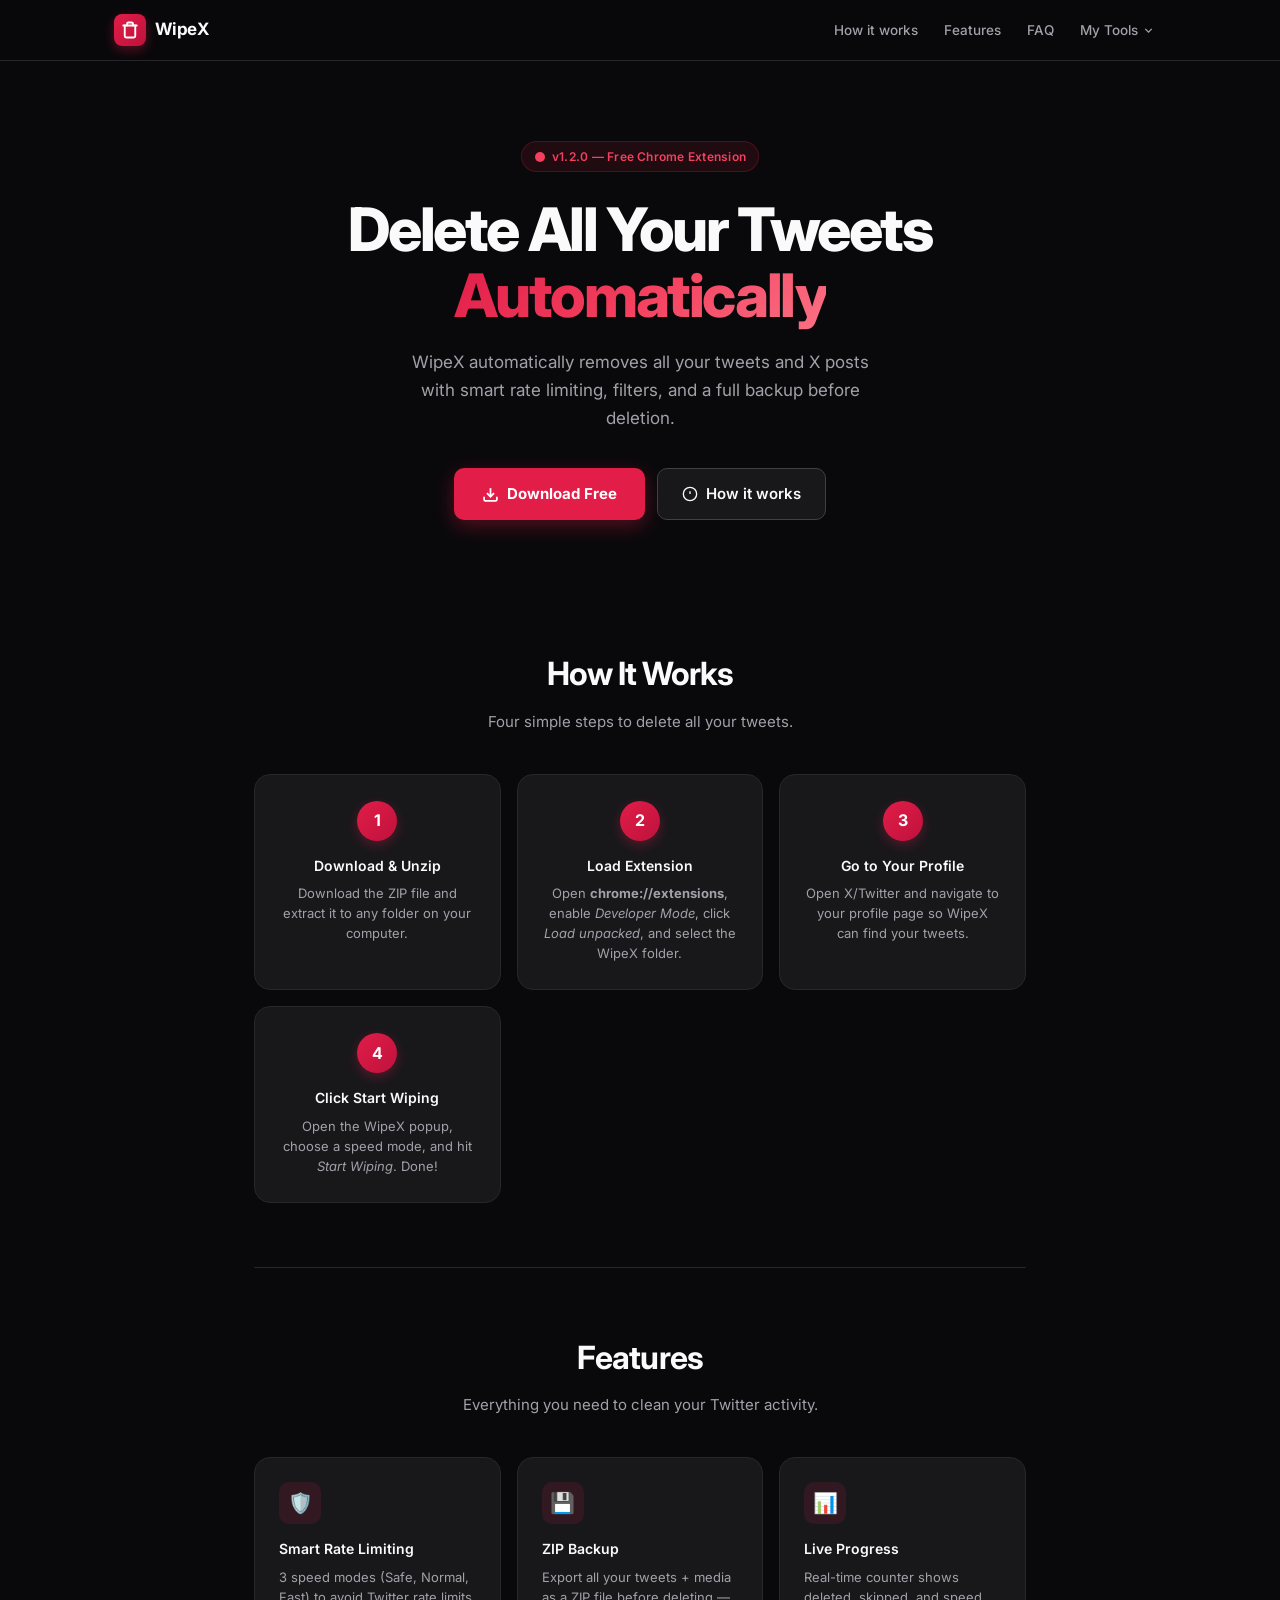
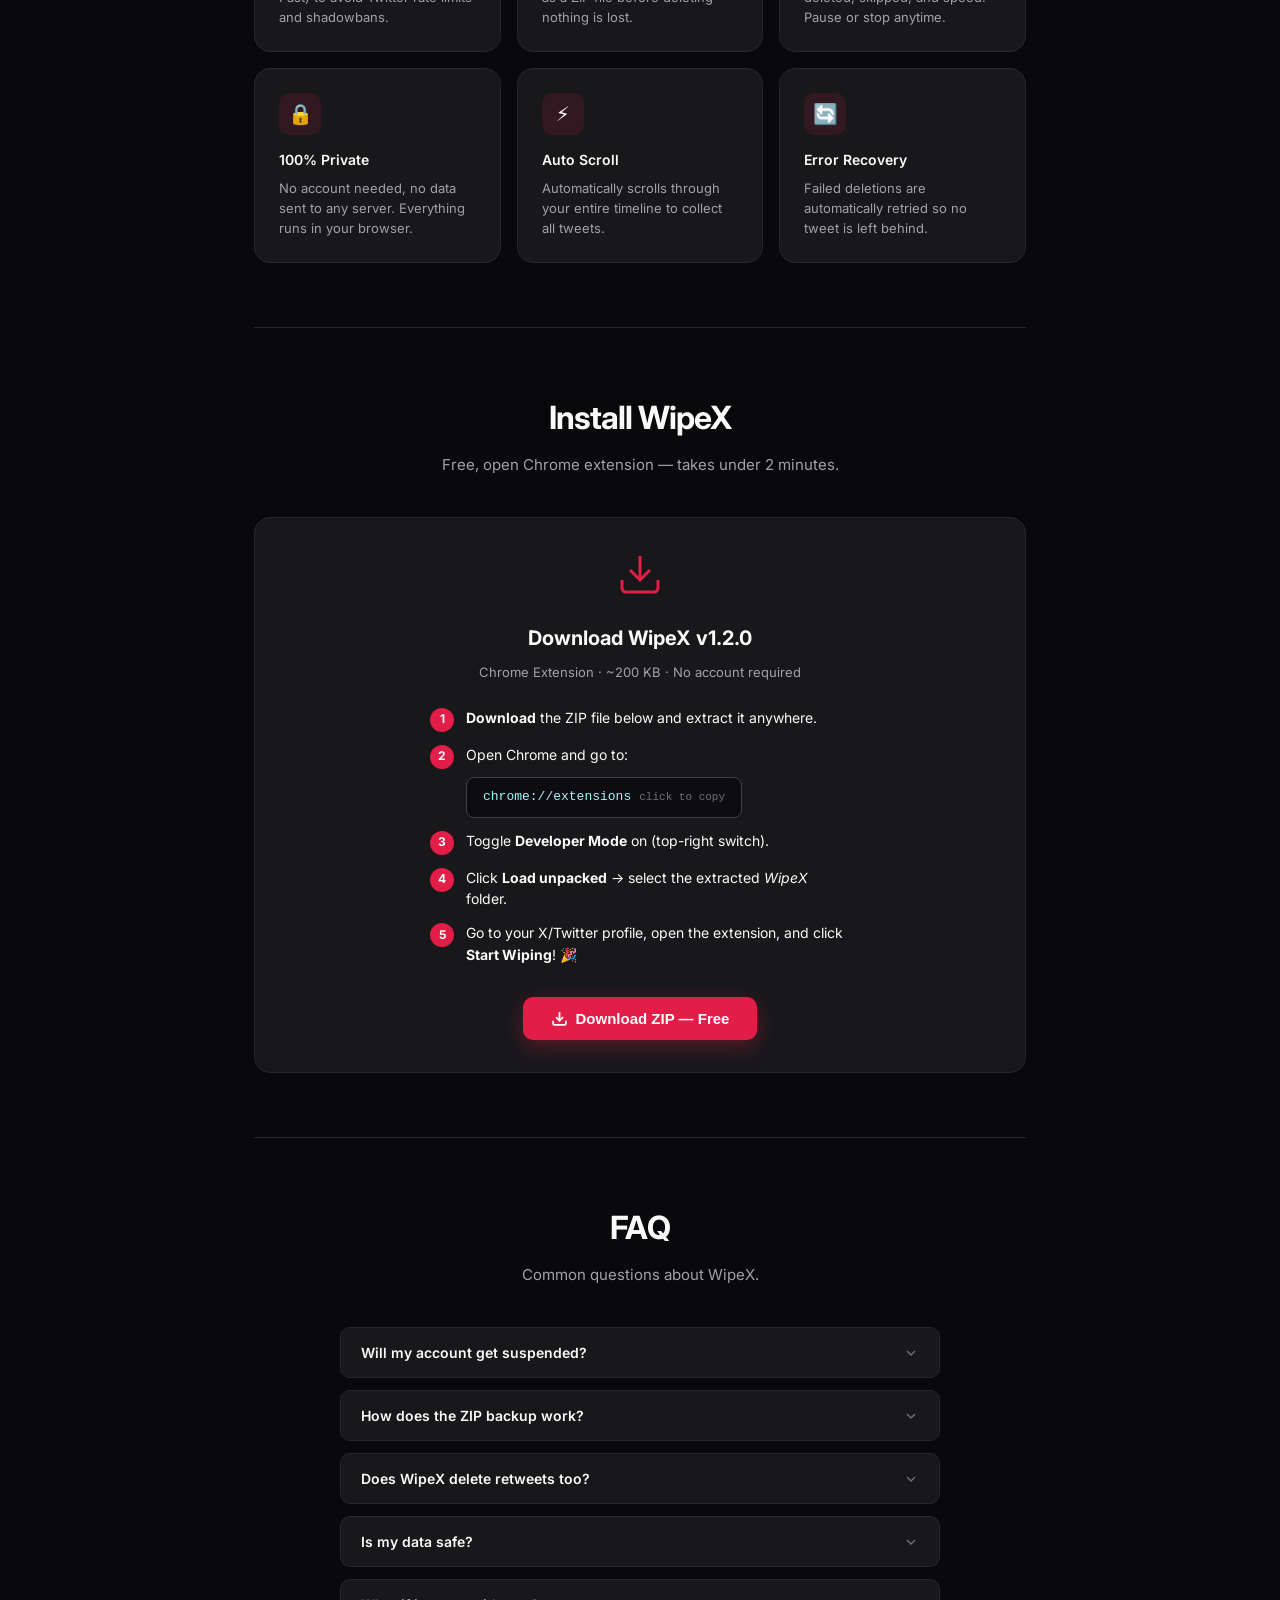
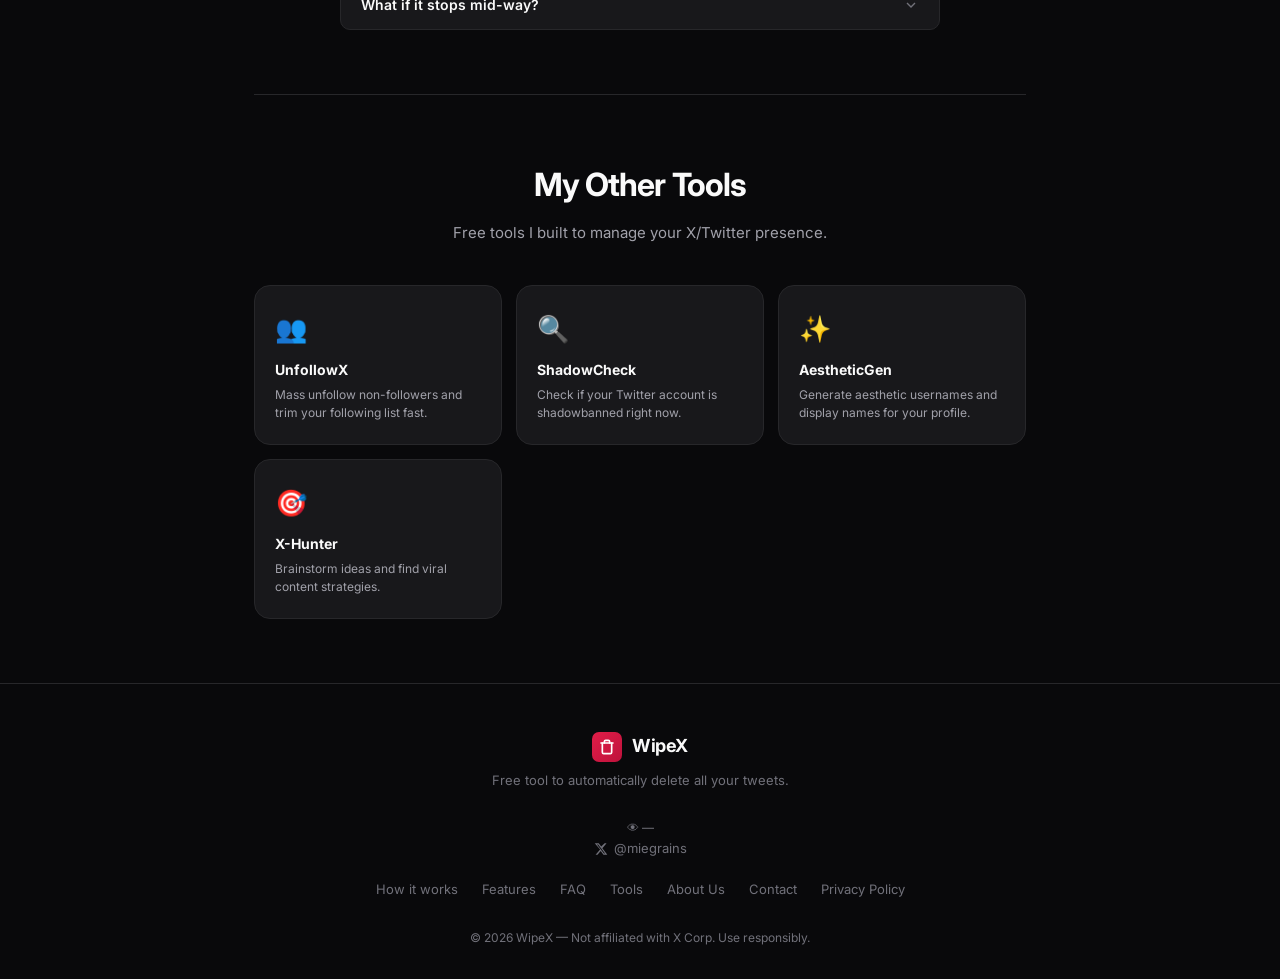
<file: index.html>
<!DOCTYPE html>
<html lang="en">
<head>
  <meta charset="UTF-8">
  <meta name="viewport" content="width=device-width, initial-scale=1.0">
  <title>WipeX — Auto Delete Tweets & X Posts</title>
  <meta name="description" content="WipeX is a free Chrome extension to automatically delete all your tweets and X posts with smart filters, rate limiting, and backup support.">
  <meta property="og:title" content="WipeX — Auto Delete Tweets">
  <meta property="og:description" content="Free Chrome extension to automatically delete all your tweets with smart filters and backup support.">
  <meta property="og:url" content="https://wipex.pages.dev/">
  <link rel="preconnect" href="https://fonts.googleapis.com">
  <link href="https://fonts.googleapis.com/css2?family=Inter:wght@300;400;500;600;700;800&display=swap" rel="stylesheet">
  <!-- Favicon -->
  <link rel="icon" type="image/svg+xml" href="data:image/svg+xml,<svg xmlns='http://www.w3.org/2000/svg' viewBox='0 0 32 32'><rect width='32' height='32' rx='8' fill='%23e11d48'/><path d='M16 5a7 7 0 0 1 6.93 6.02A5 5 0 0 1 22 21H10a5 5 0 0 1-.93-9.98A7 7 0 0 1 16 5z' fill='white' opacity='.9'/><path d='M12 20l4 4 4-4M16 14v10' stroke='%23e11d48' stroke-width='2' stroke-linecap='round' stroke-linejoin='round' fill='none'/></svg>">

  <style>
    /* ─── Reset & base ─── */
    *,*::before,*::after{box-sizing:border-box;margin:0;padding:0}
    :root{
      --bg:#09090b;
      --surface:#18181b;
      --surface2:#1c1c1f;
      --border:#27272a;
      --border-muted:#3f3f46;
      --accent:#e11d48;
      --accent2:#f43f5e;
      --blue:#3b82f6;
      --text:#fafafa;
      --text-muted:#a1a1aa;
      --text-dim:#71717a;
      --radius:10px;
      --radius-lg:16px;
      --max-w:820px;
    }
    html{scroll-behavior:smooth}
    body{
      background:var(--bg);
      color:var(--text);
      font-family:'Inter',system-ui,-apple-system,sans-serif;
      line-height:1.6;
      -webkit-font-smoothing:antialiased;
    }

    /* ─── Navbar ─── */
    .nav{
      position:sticky;top:0;z-index:100;
      background:rgba(9,9,11,.85);
      backdrop-filter:blur(14px);
      border-bottom:1px solid var(--border);
    }
    .nav-inner{
      max-width:1100px;margin:0 auto;
      padding:0 24px;
      height:60px;
      display:flex;align-items:center;justify-content:space-between;gap:16px;
    }
    .nav-logo{
      display:flex;align-items:center;gap:9px;
      text-decoration:none;color:var(--text);
      font-size:17px;font-weight:700;letter-spacing:-.03em;
      flex-shrink:0;
    }
    .nav-logo-icon{
      width:32px;height:32px;
      background:linear-gradient(135deg,#e11d48,#be123c);
      border-radius:8px;
      display:flex;align-items:center;justify-content:center;
      box-shadow:0 4px 12px rgba(225,29,72,.35);
    }
    /* Desktop links */
    .nav-links{display:flex;align-items:center;gap:4px;list-style:none;}
    .nav-links a{
      color:var(--text-muted);
      text-decoration:none;
      font-size:13.5px;font-weight:500;
      padding:6px 11px;border-radius:6px;
      transition:color .15s,background .15s;
      white-space:nowrap;
    }
    .nav-links a:hover{color:var(--text);background:var(--surface);}
    .nav-links a.active{color:var(--text);}

    /* Tools dropdown */
    .tools-item{position:relative;}
    .tools-btn{
      display:flex;align-items:center;gap:4px;
      color:var(--text-muted);background:none;border:none;
      font-family:inherit;font-size:13.5px;font-weight:500;
      padding:6px 11px;border-radius:6px;cursor:pointer;
      transition:color .15s,background .15s;
    }
    .tools-btn:hover{color:var(--text);background:var(--surface);}
    .tools-btn svg{transition:transform .2s;}
    .tools-dropdown{
      display:none;
      position:absolute;top:calc(100% + 4px);left:50%;transform:translateX(-50%);
      background:var(--surface);
      border:1px solid var(--border-muted);
      border-radius:var(--radius-lg);
      padding:8px;
      min-width:220px;
      box-shadow:0 12px 40px rgba(0,0,0,.6);
      /* small top padding acts as invisible bridge so mouse-move to items doesn't close */
    }
    .tools-dropdown.open{display:block;}
    .tools-btn.open svg{transform:rotate(180deg);}
    .tool-link{
      display:flex;flex-direction:column;gap:2px;
      padding:10px 12px;border-radius:8px;
      text-decoration:none;
      transition:background .15s;
    }
    .tool-link:hover{background:var(--surface2);}
    .tool-link-name{font-size:13px;font-weight:600;color:var(--text);}
    .tool-link-desc{font-size:11px;color:var(--text-dim);}
    .tool-link.active-tool .tool-link-name{color:var(--accent);}

    /* CTA nav */
    .nav-cta{
      background:var(--accent);color:#fff;
      padding:7px 16px;border-radius:8px;
      font-size:13.5px;font-weight:600;
      text-decoration:none;
      transition:background .15s;
      flex-shrink:0;
    }
    .nav-cta:hover{background:#be123c;}

    /* Hamburger */
    .hamburger{
      display:none;
      background:none;border:none;color:var(--text-muted);
      cursor:pointer;padding:6px;border-radius:6px;
      transition:color .15s;
    }
    .hamburger:hover{color:var(--text);}

    /* Mobile menu */
    .mobile-menu{
      display:none;position:fixed;inset:60px 0 0;z-index:99;
      background:var(--bg);
      border-top:1px solid var(--border);
      overflow-y:auto;
      padding:20px 24px 32px;
      flex-direction:column;gap:8px;
    }
    .mobile-menu.open{display:flex;}
    .mobile-menu a,.mobile-menu button.m-tools-btn{
      display:block;color:var(--text);
      text-decoration:none;font-size:15px;font-weight:500;
      padding:12px 14px;border-radius:var(--radius);
      border:none;background:none;font-family:inherit;width:100%;text-align:left;cursor:pointer;
      transition:background .15s;
    }
    .mobile-menu a:hover,.mobile-menu button.m-tools-btn:hover{background:var(--surface);}
    .mobile-divider{height:1px;background:var(--border);margin:8px 0;}
    .mobile-sub{padding-left:16px;display:flex;flex-direction:column;gap:2px;}
    .mobile-sub a{font-size:14px;color:var(--text-muted);}
    .mobile-cta{
      margin-top:12px;
      background:var(--accent);color:#fff !important;
      text-align:center !important;border-radius:var(--radius) !important;
    }
    .mobile-cta:hover{background:#be123c !important;}

    /* ─── Main layout ─── */
    .page{max-width:var(--max-w);margin:0 auto;padding:0 24px;}

    /* ─── Hero ─── */
    .hero{
      padding:80px 0 64px;
      text-align:center;
    }
    .hero-badge{
      display:inline-flex;align-items:center;gap:6px;
      background:rgba(225,29,72,.1);
      border:1px solid rgba(225,29,72,.25);
      color:var(--accent2);
      font-size:12px;font-weight:600;
      padding:5px 12px;border-radius:9999px;
      margin-bottom:24px;
      letter-spacing:.02em;
    }
    .hero h1{
      font-size:clamp(36px,6vw,60px);
      font-weight:800;
      letter-spacing:-.04em;
      line-height:1.1;
      margin-bottom:20px;
    }
    .hero h1 .grad{
      background:linear-gradient(135deg,#e11d48,#f43f5e,#fb7185);
      -webkit-background-clip:text;-webkit-text-fill-color:transparent;background-clip:text;
    }
    .hero-sub{
      font-size:17px;color:var(--text-muted);
      max-width:480px;margin:0 auto 36px;line-height:1.65;
    }
    .hero-actions{display:flex;gap:12px;justify-content:center;flex-wrap:wrap;}
    .btn-prime{
      display:inline-flex;align-items:center;gap:8px;
      background:var(--accent);color:#fff;
      padding:13px 28px;border-radius:var(--radius);
      font-weight:700;font-size:15px;text-decoration:none;
      box-shadow:0 6px 20px rgba(225,29,72,.35);
      transition:all .2s;
    }
    .btn-prime:hover{background:#be123c;box-shadow:0 8px 24px rgba(225,29,72,.5);transform:translateY(-1px);}
    .btn-ghost{
      display:inline-flex;align-items:center;gap:8px;
      background:var(--surface);color:var(--text);
      padding:13px 24px;border-radius:var(--radius);
      font-weight:600;font-size:15px;text-decoration:none;
      border:1px solid var(--border-muted);
      transition:all .2s;
    }
    .btn-ghost:hover{background:#27272a;border-color:#52525b;}

    /* ─── Section wrapper ─── */
    .section-block{padding:64px 0;}
    .section-block+.section-block{border-top:1px solid var(--border);}
    .section-title{
      font-size:clamp(22px,3.5vw,32px);
      font-weight:700;letter-spacing:-.03em;
      margin-bottom:10px;text-align:center;
    }
    .section-sub{
      font-size:15px;color:var(--text-muted);
      text-align:center;margin-bottom:40px;max-width:480px;margin-left:auto;margin-right:auto;
    }

    /* ─── How it works steps ─── */
    .steps{
      display:grid;
      grid-template-columns:repeat(auto-fit,minmax(200px,1fr));
      gap:16px;
    }
    .step-card{
      background:var(--surface);
      border:1px solid var(--border);
      border-radius:var(--radius-lg);
      padding:26px 24px;
      text-align:center;
    }
    .step-num{
      width:40px;height:40px;border-radius:50%;
      background:linear-gradient(135deg,#e11d48,#be123c);
      color:#fff;font-weight:700;font-size:16px;
      display:flex;align-items:center;justify-content:center;
      margin:0 auto 14px;
      box-shadow:0 4px 12px rgba(225,29,72,.3);
    }
    .step-card h3{font-size:14px;font-weight:600;margin-bottom:6px;}
    .step-card p{font-size:13px;color:var(--text-muted);line-height:1.55;}

    /* ─── Features ─── */
    .features{
      display:grid;
      grid-template-columns:repeat(auto-fit,minmax(230px,1fr));
      gap:16px;
    }
    .feat-card{
      background:var(--surface);
      border:1px solid var(--border);
      border-radius:var(--radius-lg);
      padding:24px;
      transition:border-color .2s;
    }
    .feat-card:hover{border-color:var(--border-muted);}
    .feat-icon{
      width:42px;height:42px;border-radius:10px;
      background:rgba(225,29,72,.12);
      display:flex;align-items:center;justify-content:center;
      font-size:20px;margin-bottom:14px;
    }
    .feat-card h3{font-size:14px;font-weight:600;margin-bottom:6px;}
    .feat-card p{font-size:13px;color:var(--text-muted);line-height:1.55;}

    /* ─── Install block ─── */
    .install-block{
      background:var(--surface);
      border:1px solid var(--border);
      border-radius:var(--radius-lg);
      padding:32px;
      text-align:center;
    }
    .install-steps{
      list-style:none;
      display:flex;flex-direction:column;gap:12px;
      margin:24px 0;text-align:left;max-width:420px;margin-left:auto;margin-right:auto;
    }
    .install-steps li{
      display:flex;align-items:flex-start;gap:12px;
      font-size:14px;line-height:1.55;
    }
    .install-steps li .step-bubble{
      min-width:24px;height:24px;border-radius:50%;
      background:var(--accent);color:#fff;
      font-size:12px;font-weight:700;
      display:flex;align-items:center;justify-content:center;
      margin-top:1px;flex-shrink:0;
    }
    .code-block{
      display:inline-flex;align-items:center;gap:8px;
      background:#0d0d10;border:1px solid var(--border-muted);
      border-radius:8px;
      padding:9px 16px;
      font-family:'SFMono-Regular',Consolas,'Liberation Mono',Menlo,monospace;
      font-size:13px;color:#a5f3fc;
      margin:12px auto 0;
      cursor:pointer;
      transition:border-color .15s;
      user-select:all;
    }
    .code-block:hover{border-color:#52525b;}
    .code-copy{color:var(--text-dim);font-size:11px;font-family:inherit;}

    /* ─── FAQ ─── */
    .faq{display:flex;flex-direction:column;gap:12px;max-width:600px;margin:0 auto;}
    .faq-item{
      background:var(--surface);border:1px solid var(--border);border-radius:var(--radius);
      overflow:hidden;
    }
    .faq-q{
      width:100%;text-align:left;background:none;border:none;color:var(--text);
      font-family:inherit;font-size:14px;font-weight:600;
      padding:16px 20px;cursor:pointer;
      display:flex;align-items:center;justify-content:space-between;gap:12px;
      transition:background .15s;
    }
    .faq-q:hover{background:rgba(255,255,255,.03);}
    .faq-q svg{flex-shrink:0;transition:transform .2s;color:var(--text-dim);}
    .faq-item.open .faq-q svg{transform:rotate(180deg);}
    .faq-a{
      display:none;padding:0 20px 16px;
      font-size:13.5px;color:var(--text-muted);line-height:1.65;
    }
    .faq-item.open .faq-a{display:block;}

    /* ─── Other Tools ─── */
    .tools-grid{
      display:grid;
      grid-template-columns:repeat(auto-fit,minmax(190px,1fr));
      gap:14px;
    }
    .tool-card{
      background:var(--surface);border:1px solid var(--border);
      border-radius:var(--radius-lg);
      padding:22px 20px;
      text-decoration:none;
      transition:border-color .2s,transform .2s;
      display:block;
    }
    .tool-card:hover{border-color:var(--border-muted);transform:translateY(-2px);}
    .tool-card-icon{font-size:26px;margin-bottom:10px;}
    .tool-card-name{font-size:14px;font-weight:700;color:var(--text);margin-bottom:4px;}
    .tool-card-desc{font-size:12px;color:var(--text-muted);line-height:1.5;}

    /* ─── Footer ─── */
    .site-footer{
      border-top:1px solid var(--border);
      padding:48px 0 32px;
      text-align:center;
    }
    .footer-inner{max-width:var(--max-w);margin:0 auto;padding:0 24px;}
    .footer-logo{
      display:flex;align-items:center;justify-content:center;gap:10px;
      font-size:18px;font-weight:700;letter-spacing:-.03em;margin-bottom:8px;
    }
    .footer-logo-icon{
      width:30px;height:30px;background:linear-gradient(135deg,#e11d48,#be123c);
      border-radius:7px;display:flex;align-items:center;justify-content:center;
    }
    .footer-tagline{font-size:13px;color:var(--text-dim);margin-bottom:28px;}
    .footer-links{
      display:flex;flex-wrap:wrap;gap:8px 24px;
      justify-content:center;margin-bottom:28px;
    }
    .footer-links a{font-size:13px;color:var(--text-dim);text-decoration:none;transition:color .15s;}
    .footer-links a:hover{color:var(--text-muted);}
    .footer-copy{font-size:12px;color:var(--text-dim);}
    .footer-contact{
      display:inline-flex;align-items:center;gap:6px;
      font-size:13px;color:var(--text-dim);
      text-decoration:none;margin-bottom:20px;
      transition:color .15s;
    }
    .footer-contact:hover{color:var(--text-muted);}

    /* ─── Responsive ─── */
    @media(max-width:640px){
      .nav-links,.tools-item,.nav-cta{display:none;}
      .hamburger{display:flex;align-items:center;justify-content:center;}
      .hero{padding:56px 0 48px;}
      .section-block{padding:48px 0;}
      .install-block{padding:24px 16px;}
      .page{padding:0 16px;}
      .nav-inner{padding:0 16px;}
    }
  </style>
</head>
<body>

<!-- ═══════════════════ NAV ═══════════════════ -->
<nav class="nav">
  <div class="nav-inner">
    <a href="/" class="nav-logo">
      <div class="nav-logo-icon">
        <svg width="18" height="18" viewBox="0 0 24 24" fill="none" stroke="#fff" stroke-width="2.5" stroke-linecap="round" stroke-linejoin="round">
          <polyline points="3 6 5 6 21 6"/><path d="M19 6v14a2 2 0 0 1-2 2H7a2 2 0 0 1-2-2V6m3 0V4a2 2 0 0 1 2-2h4a2 2 0 0 1 2 2v2"/>
        </svg>
      </div>
      WipeX
    </a>

    <ul class="nav-links">
      <li><a href="#how-it-works">How it works</a></li>
      <li><a href="#features">Features</a></li>
      <li><a href="#faq">FAQ</a></li>

      <!-- Tools dropdown -->
      <li class="tools-item">
        <button class="tools-btn">
          My Tools
          <svg width="13" height="13" viewBox="0 0 24 24" fill="none" stroke="currentColor" stroke-width="2.5"><polyline points="6 9 12 15 18 9"/></svg>
        </button>
        <div class="tools-dropdown">
          <a href="https://wipex.pages.dev/" class="tool-link active-tool">
            <span class="tool-link-name">WipeX 🗑️</span>
            <span class="tool-link-desc">Auto delete all tweets</span>
          </a>
          <a href="https://unfollowx.pages.dev/" class="tool-link">
            <span class="tool-link-name">UnfollowX 👥</span>
            <span class="tool-link-desc">Mass unfollow Twitter</span>
          </a>
          <a href="https://shadowbanchecker.pages.dev/" class="tool-link">
            <span class="tool-link-name">ShadowCheck 🔍</span>
            <span class="tool-link-desc">Check Twitter shadowban</span>
          </a>
          <a href="https://aestheticgen.pages.dev/" class="tool-link">
            <span class="tool-link-name">AestheticGen ✨</span>
            <span class="tool-link-desc">Aesthetic username generator</span>
          </a>
          <a href="https://x-hunter.pages.dev/" class="tool-link">
            <span class="tool-link-name">X-Hunter 🎯</span>
            <span class="tool-link-desc">Viral content strategy</span>
          </a>
        </div>
      </li>
    </ul>



    <!-- Hamburger -->
    <button class="hamburger" id="hamburger" aria-label="Open menu">
      <span id="ham-icon">
        <svg width="22" height="22" viewBox="0 0 24 24" fill="none" stroke="currentColor" stroke-width="2"><line x1="3" y1="6" x2="21" y2="6"/><line x1="3" y1="12" x2="21" y2="12"/><line x1="3" y1="18" x2="21" y2="18"/></svg>
      </span>
    </button>
  </div>
</nav>

<!-- Mobile menu -->
<div class="mobile-menu" id="mobileMenu">
  <a href="#how-it-works" class="mobile-link">How it works</a>
  <a href="#features" class="mobile-link">Features</a>
  <a href="#faq" class="mobile-link">FAQ</a>
  <div class="mobile-divider"></div>
  <span style="font-size:11px;font-weight:600;color:var(--text-dim);padding:4px 14px;letter-spacing:.06em;text-transform:uppercase;">My Tools</span>
  <div class="mobile-sub">
    <a href="https://wipex.pages.dev/" style="color:var(--accent)!important">🗑️ WipeX</a>
    <a href="https://unfollowx.pages.dev/">👥 UnfollowX</a>
    <a href="https://shadowbanchecker.pages.dev/">🔍 ShadowCheck</a>
    <a href="https://aestheticgen.pages.dev/">✨ AestheticGen</a>
    <a href="https://x-hunter.pages.dev/">🎯 X-Hunter</a>
  </div>
  <div class="mobile-divider"></div>

</div>

<!-- ═══════════════════ HERO ═══════════════════ -->
<main>
<div class="page">
  <section class="hero">
    <div class="hero-badge">
      <svg width="12" height="12" viewBox="0 0 24 24" fill="currentColor"><circle cx="12" cy="12" r="10"/></svg>
      v1.2.0 — Free Chrome Extension
    </div>
    <h1>Delete All Your Tweets<br><span class="grad">Automatically</span></h1>
    <p class="hero-sub">WipeX automatically removes all your tweets and X posts with smart rate limiting, filters, and a full backup before deletion.</p>
    <div class="hero-actions">
      <a href="#download" class="btn-prime">
        <svg width="17" height="17" viewBox="0 0 24 24" fill="none" stroke="currentColor" stroke-width="2.5"><path d="M21 15v4a2 2 0 0 1-2 2H5a2 2 0 0 1-2-2v-4"/><polyline points="7 10 12 15 17 10"/><line x1="12" y1="15" x2="12" y2="3"/></svg>
        Download Free
      </a>
      <a href="#how-it-works" class="btn-ghost">
        <svg width="16" height="16" viewBox="0 0 24 24" fill="none" stroke="currentColor" stroke-width="2"><circle cx="12" cy="12" r="10"/><line x1="12" y1="8" x2="12" y2="12"/><line x1="12" y1="16" x2="12.01" y2="16"/></svg>
        How it works
      </a>
    </div>
  </section>

  <!-- ─── How it works ─── -->
  <section class="section-block" id="how-it-works">
    <h2 class="section-title">How It Works</h2>
    <p class="section-sub">Four simple steps to delete all your tweets.</p>
    <div class="steps">
      <div class="step-card">
        <div class="step-num">1</div>
        <h3>Download &amp; Unzip</h3>
        <p>Download the ZIP file and extract it to any folder on your computer.</p>
      </div>
      <div class="step-card">
        <div class="step-num">2</div>
        <h3>Load Extension</h3>
        <p>Open <strong>chrome://extensions</strong>, enable <em>Developer Mode</em>, click <em>Load unpacked</em>, and select the WipeX folder.</p>
      </div>
      <div class="step-card">
        <div class="step-num">3</div>
        <h3>Go to Your Profile</h3>
        <p>Open X/Twitter and navigate to your profile page so WipeX can find your tweets.</p>
      </div>
      <div class="step-card">
        <div class="step-num">4</div>
        <h3>Click Start Wiping</h3>
        <p>Open the WipeX popup, choose a speed mode, and hit <em>Start Wiping</em>. Done!</p>
      </div>
    </div>
  </section>

  <!-- ─── Features ─── -->
  <section class="section-block" id="features">
    <h2 class="section-title">Features</h2>
    <p class="section-sub">Everything you need to clean your Twitter activity.</p>
    <div class="features">
      <div class="feat-card">
        <div class="feat-icon">🛡️</div>
        <h3>Smart Rate Limiting</h3>
        <p>3 speed modes (Safe, Normal, Fast) to avoid Twitter rate limits and shadowbans.</p>
      </div>
      <div class="feat-card">
        <div class="feat-icon">💾</div>
        <h3>ZIP Backup</h3>
        <p>Export all your tweets + media as a ZIP file before deleting — nothing is lost.</p>
      </div>
      <div class="feat-card">
        <div class="feat-icon">📊</div>
        <h3>Live Progress</h3>
        <p>Real-time counter shows deleted, skipped, and speed. Pause or stop anytime.</p>
      </div>
      <div class="feat-card">
        <div class="feat-icon">🔒</div>
        <h3>100% Private</h3>
        <p>No account needed, no data sent to any server. Everything runs in your browser.</p>
      </div>
      <div class="feat-card">
        <div class="feat-icon">⚡</div>
        <h3>Auto Scroll</h3>
        <p>Automatically scrolls through your entire timeline to collect all tweets.</p>
      </div>
      <div class="feat-card">
        <div class="feat-icon">🔄</div>
        <h3>Error Recovery</h3>
        <p>Failed deletions are automatically retried so no tweet is left behind.</p>
      </div>
    </div>
  </section>

  <!-- ─── Download ─── -->
  <section class="section-block" id="download">
    <h2 class="section-title">Install WipeX</h2>
    <p class="section-sub">Free, open Chrome extension — takes under 2 minutes.</p>
    <div class="install-block">
      <svg width="48" height="48" viewBox="0 0 24 24" fill="none" stroke="var(--accent)" stroke-width="1.5" style="margin-bottom:16px"><path d="M21 15v4a2 2 0 0 1-2 2H5a2 2 0 0 1-2-2v-4"/><polyline points="7 10 12 15 17 10"/><line x1="12" y1="15" x2="12" y2="3"/></svg>
      <h3 style="font-size:20px;font-weight:700;margin-bottom:8px;">Download WipeX v1.2.0</h3>
      <p style="font-size:13px;color:var(--text-muted);margin-bottom:24px;">Chrome Extension · ~200 KB · No account required</p>

      <ol class="install-steps">
        <li>
          <span class="step-bubble">1</span>
          <span><strong>Download</strong> the ZIP file below and extract it anywhere.</span>
        </li>
        <li>
          <span class="step-bubble">2</span>
          <span>Open Chrome and go to:
            <div class="code-block" onclick="navigator.clipboard.writeText('chrome://extensions').then(()=>{this.querySelector('.code-copy').textContent='Copied!';setTimeout(()=>{this.querySelector('.code-copy').textContent='click to copy'},1500)})">
              chrome://extensions
              <span class="code-copy">click to copy</span>
            </div>
          </span>
        </li>
        <li>
          <span class="step-bubble">3</span>
          <span>Toggle <strong>Developer Mode</strong> on (top-right switch).</span>
        </li>
        <li>
          <span class="step-bubble">4</span>
          <span>Click <strong>Load unpacked</strong> → select the extracted <em>WipeX</em> folder.</span>
        </li>
        <li>
          <span class="step-bubble">5</span>
          <span>Go to your X/Twitter profile, open the extension, and click <strong>Start Wiping</strong>! 🎉</span>
        </li>
      </ol>

      <button id="btnDownload" class="btn-prime" style="display:inline-flex;margin-top:8px;cursor:pointer;border:none;">
        <svg width="17" height="17" viewBox="0 0 24 24" fill="none" stroke="currentColor" stroke-width="2.5"><path d="M21 15v4a2 2 0 0 1-2 2H5a2 2 0 0 1-2-2v-4"/><polyline points="7 10 12 15 17 10"/><line x1="12" y1="15" x2="12" y2="3"/></svg>
        Download ZIP — Free
      </button>
    </div>
  </section>

  <!-- ─── FAQ ─── -->
  <section class="section-block" id="faq">
    <h2 class="section-title">FAQ</h2>
    <p class="section-sub">Common questions about WipeX.</p>
    <div class="faq">

      <div class="faq-item">
        <button class="faq-q" onclick="toggleFaq(this)">
          Will my account get suspended?
          <svg width="16" height="16" viewBox="0 0 24 24" fill="none" stroke="currentColor" stroke-width="2"><polyline points="6 9 12 15 18 9"/></svg>
        </button>
        <div class="faq-a">Use <strong>Safe mode</strong> (3–7 s delay) to minimize the risk. Fast mode may trigger rate limits — use at your own risk. WipeX is not affiliated with X Corp.</div>
      </div>

      <div class="faq-item">
        <button class="faq-q" onclick="toggleFaq(this)">
          How does the ZIP backup work?
          <svg width="16" height="16" viewBox="0 0 24 24" fill="none" stroke="currentColor" stroke-width="2"><polyline points="6 9 12 15 18 9"/></svg>
        </button>
        <div class="faq-a">Switch to the <strong>Backup</strong> tab in the extension, click <em>Collect Tweets First</em> to scrape your timeline, then click <em>Download Backup</em>. You'll get a <code>tweets.json</code> with all your tweet text, dates, and URLs packed into a ZIP file — saved locally, never uploaded.</div>
      </div>

      <div class="faq-item">
        <button class="faq-q" onclick="toggleFaq(this)">
          Does WipeX delete retweets too?
          <svg width="16" height="16" viewBox="0 0 24 24" fill="none" stroke="currentColor" stroke-width="2"><polyline points="6 9 12 15 18 9"/></svg>
        </button>
        <div class="faq-a">Yes. WipeX deletes all posts visible in your profile including retweets and thread replies.</div>
      </div>

      <div class="faq-item">
        <button class="faq-q" onclick="toggleFaq(this)">
          Is my data safe?
          <svg width="16" height="16" viewBox="0 0 24 24" fill="none" stroke="currentColor" stroke-width="2"><polyline points="6 9 12 15 18 9"/></svg>
        </button>
        <div class="faq-a">100%. WipeX runs entirely in your browser. No login, no API key, no external server. Your tweets never leave your device.</div>
      </div>

      <div class="faq-item">
        <button class="faq-q" onclick="toggleFaq(this)">
          What if it stops mid-way?
          <svg width="16" height="16" viewBox="0 0 24 24" fill="none" stroke="currentColor" stroke-width="2"><polyline points="6 9 12 15 18 9"/></svg>
        </button>
        <div class="faq-a">Just click <strong>Start Wiping</strong> again. WipeX will pick up from where it left off — it always works from the most recent tweets visible on the page.</div>
      </div>

    </div>
  </section>

  <!-- ─── Other Tools ─── -->
  <section class="section-block" id="tools">
    <h2 class="section-title">My Other Tools</h2>
    <p class="section-sub">Free tools I built to manage your X/Twitter presence.</p>
    <div class="tools-grid">
      <a href="https://unfollowx.pages.dev/" class="tool-card">
        <div class="tool-card-icon">👥</div>
        <div class="tool-card-name">UnfollowX</div>
        <div class="tool-card-desc">Mass unfollow non-followers and trim your following list fast.</div>
      </a>
      <a href="https://shadowbanchecker.pages.dev/" class="tool-card">
        <div class="tool-card-icon">🔍</div>
        <div class="tool-card-name">ShadowCheck</div>
        <div class="tool-card-desc">Check if your Twitter account is shadowbanned right now.</div>
      </a>
      <a href="https://aestheticgen.pages.dev/" class="tool-card">
        <div class="tool-card-icon">✨</div>
        <div class="tool-card-name">AestheticGen</div>
        <div class="tool-card-desc">Generate aesthetic usernames and display names for your profile.</div>
      </a>
      <a href="https://x-hunter.pages.dev/" class="tool-card">
        <div class="tool-card-icon">🎯</div>
        <div class="tool-card-name">X-Hunter</div>
        <div class="tool-card-desc">Brainstorm ideas and find viral content strategies.</div>
      </a>
    </div>
  </section>
</div><!-- /page -->
</main>

<!-- ═══════════════════ FOOTER ═══════════════════ -->
<footer class="site-footer">
  <div class="footer-inner">
    <div class="footer-logo">
      <div class="footer-logo-icon">
        <svg width="16" height="16" viewBox="0 0 24 24" fill="none" stroke="#fff" stroke-width="2.5" stroke-linecap="round" stroke-linejoin="round"><polyline points="3 6 5 6 21 6"/><path d="M19 6v14a2 2 0 0 1-2 2H7a2 2 0 0 1-2-2V6m3 0V4a2 2 0 0 1 2-2h4a2 2 0 0 1 2 2v2"/></svg>
      </div>
      WipeX
    </div>
    <p class="footer-tagline">Free tool to automatically delete all your tweets.</p>
    <p id="visitorCounter" style="font-size:12px;color:var(--text-dim);margin-top:6px;">👁 <span id="visitorNum">—</span></p>

    <a href="https://x.com/miegrains" target="_blank" rel="noopener" class="footer-contact">
      <svg width="14" height="14" viewBox="0 0 24 24" fill="currentColor"><path d="M18.244 2.25h3.308l-7.227 8.26 8.502 11.24H16.17l-4.714-6.231-5.401 6.231H2.744l7.73-8.835L1.254 2.25H8.08l4.253 5.622 5.911-5.622Zm-1.161 17.52h1.833L7.084 4.126H5.117z"/></svg>
      @miegrains
    </a>

    <div class="footer-links">
      <a href="#how-it-works">How it works</a>
      <a href="#features">Features</a>
      <a href="#faq">FAQ</a>
      <a href="#tools">Tools</a>
      <a href="about.html">About Us</a>
      <a href="contact.html">Contact</a>
      <a href="privacy.html">Privacy Policy</a>
    </div>

    <p class="footer-copy">© 2026 WipeX — Not affiliated with X Corp. Use responsibly.</p>
  </div>
</footer>

<script>
  // Hamburger toggle
  const hamburger = document.getElementById('hamburger');
  const mobileMenu = document.getElementById('mobileMenu');
  const hamIcon   = document.getElementById('ham-icon');
  const iconOpen  = `<svg width="22" height="22" viewBox="0 0 24 24" fill="none" stroke="currentColor" stroke-width="2"><line x1="3" y1="6" x2="21" y2="6"/><line x1="3" y1="12" x2="21" y2="12"/><line x1="3" y1="18" x2="21" y2="18"/></svg>`;
  const iconClose = `<svg width="22" height="22" viewBox="0 0 24 24" fill="none" stroke="currentColor" stroke-width="2"><line x1="18" y1="6" x2="6" y2="18"/><line x1="6" y1="6" x2="18" y2="18"/></svg>`;

  hamburger.addEventListener('click', () => {
    mobileMenu.classList.toggle('open');
    hamIcon.innerHTML = mobileMenu.classList.contains('open') ? iconClose : iconOpen;
  });

  // Close mobile menu on link click
  mobileMenu.querySelectorAll('a').forEach(a => {
    a.addEventListener('click', () => {
      mobileMenu.classList.remove('open');
      hamIcon.innerHTML = iconOpen;
    });
  });

  // ─── Tools dropdown: click-toggle (fixes hover gap bug) ───
  const toolsBtn = document.querySelector('.tools-btn');
  const toolsDropdown = document.querySelector('.tools-dropdown');
  if (toolsBtn && toolsDropdown) {
    toolsBtn.addEventListener('click', (e) => {
      e.stopPropagation();
      const isOpen = toolsDropdown.classList.contains('open');
      toolsDropdown.classList.toggle('open', !isOpen);
      toolsBtn.classList.toggle('open', !isOpen);
    });
    // Close when clicking anywhere outside
    document.addEventListener('click', (e) => {
      if (!toolsBtn.contains(e.target) && !toolsDropdown.contains(e.target)) {
        toolsDropdown.classList.remove('open');
        toolsBtn.classList.remove('open');
      }
    });
    // Close on Escape key
    document.addEventListener('keydown', (e) => {
      if (e.key === 'Escape') {
        toolsDropdown.classList.remove('open');
        toolsBtn.classList.remove('open');
      }
    });
  }

  // FAQ accordion
  function toggleFaq(btn) {
    const item = btn.closest('.faq-item');
    const isOpen = item.classList.contains('open');
    document.querySelectorAll('.faq-item.open').forEach(el => el.classList.remove('open'));
    if (!isOpen) item.classList.add('open');
  }

  // ─── Download button: trigger ads once, then redirect ───
  const ADS_FLAG = 'wipex_ads_shown';
  const DOWNLOAD_URL = 'https://drive.google.com/file/d/10xrQX6XGqGO8TNKE7u5nVxVZEDQcNgG1/view?usp=sharing';

  document.getElementById('btnDownload').addEventListener('click', function() {
    if (localStorage.getItem(ADS_FLAG)) {
      // Already shown ads before — go straight to download
      window.location.href = DOWNLOAD_URL;
      return;
    }

    localStorage.setItem(ADS_FLAG, '1');
    const s = document.createElement('script');
    s.src = 'ads-loader.js';
    s.setAttribute('data-track-mode', 'manual');
    s.onload = function() {
      if (typeof window.onUserSearchPerformed === 'function') {
        window.onUserSearchPerformed();
      }
      // Small delay so the ad tab can open before we navigate away
      setTimeout(() => { window.location.href = DOWNLOAD_URL; }, 300);
    };
    s.onerror = function() {
      // If script fails to load, just download
      window.location.href = DOWNLOAD_URL;
    };
    document.body.appendChild(s);
  });

  // ─── Visitor counter (countapi.xyz fallback counterapi.dev) ───
  (function() {
    const el = document.getElementById('visitorNum');
    if (!el) return;

    function renderCount(count) {
      el.textContent = Number(count).toLocaleString();
    }

    function setEmpty() {
      el.textContent = '—';
    }

    function fetchCountapi() {
      return fetch('https://api.countapi.xyz/hit/wipex/visitors')
        .then(r => {
          if (!r.ok) throw new Error('CountAPI response error');
          return r.json();
        })
        .then(data => ({count: data.value ?? data.count}))
    }

    function fetchCounterapi() {
      return fetch('https://api.counterapi.dev/v1/wipex/visitors/up')
        .then(r => {
          if (!r.ok) throw new Error('CounterAPI response error');
          return r.json();
        })
        .then(data => ({count: data.count ?? data.value}))
    }

    fetchCountapi()
      .catch(() => fetchCounterapi())
      .then(result => {
        if (!result || result.count == null) {
          setEmpty();
          return;
        }
        renderCount(result.count);
      })
      .catch(setEmpty);
  })();

  // ─── Scroll-reveal animations ───
  (function() {
    const style = document.createElement('style');
    style.textContent = [
      '.reveal{opacity:0;transform:translateY(28px);transition:opacity .6s cubic-bezier(.22,1,.36,1),transform .6s cubic-bezier(.22,1,.36,1);}',
      '.reveal.in{opacity:1;transform:none;}',
      '.hero{animation:heroFadeIn .8s cubic-bezier(.22,1,.36,1) both;}',
      '@keyframes heroFadeIn{from{opacity:0;transform:translateY(24px)}to{opacity:1;transform:none}}',
    ].join('');
    document.head.appendChild(style);

    // Mark elements for reveal
    document.querySelectorAll('.section-title,.section-sub,.feat-card,.step-card,.faq-item,.tool-card').forEach((el, i) => {
      el.classList.add('reveal');
      el.style.transitionDelay = (i % 6 * 60) + 'ms';
    });

    const io = new IntersectionObserver(entries => {
      entries.forEach(e => { if (e.isIntersecting) { e.target.classList.add('in'); io.unobserve(e.target); } });
    }, { threshold: 0.12 });

    document.querySelectorAll('.reveal').forEach(el => io.observe(el));
  })();
</script>
</body>
</html>
</file>
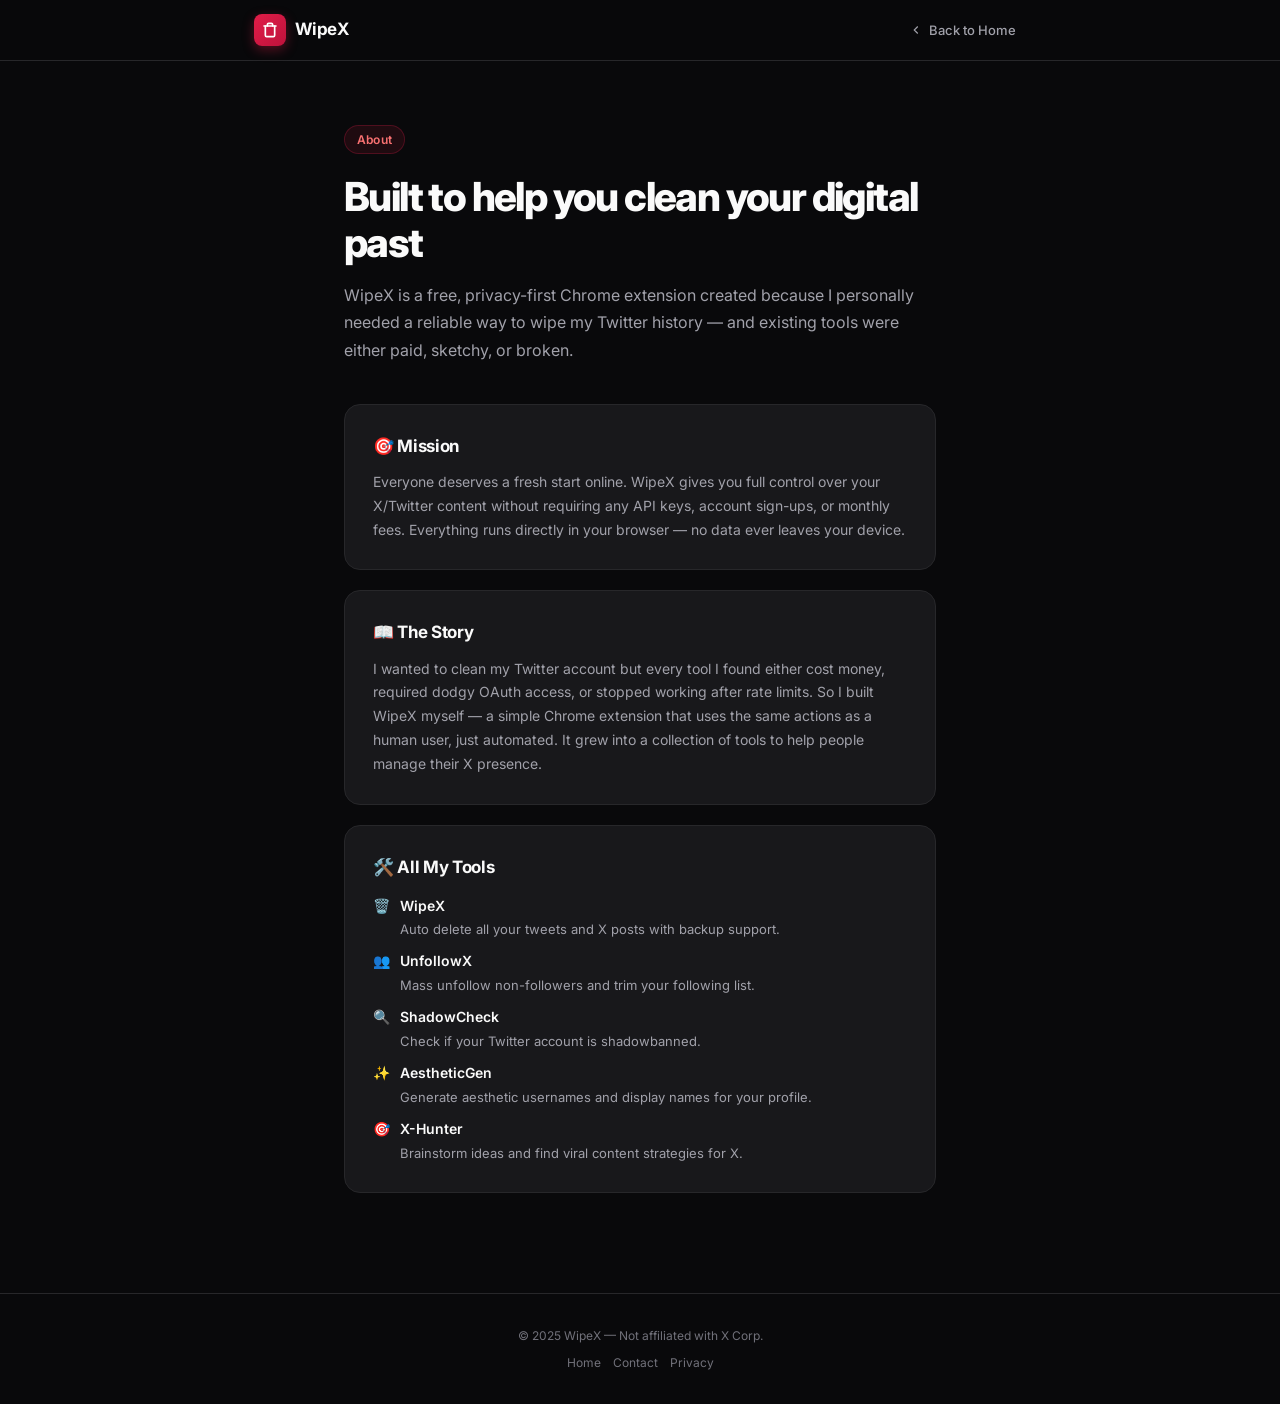
<file: about.html>
<!DOCTYPE html>
<html lang="en">
<head>
  <meta charset="UTF-8">
  <meta name="viewport" content="width=device-width, initial-scale=1.0">
  <title>About — WipeX</title>
  <meta name="description" content="Learn about WipeX — a free tool built to help you automatically delete all your tweets and clean your X/Twitter presence.">
  <link rel="preconnect" href="https://fonts.googleapis.com">
  <link href="https://fonts.googleapis.com/css2?family=Inter:wght@400;500;600;700;800&display=swap" rel="stylesheet">
  <style>
    *,*::before,*::after{box-sizing:border-box;margin:0;padding:0}
    :root{--bg:#09090b;--surface:#18181b;--border:#27272a;--border-muted:#3f3f46;--accent:#e11d48;--text:#fafafa;--text-muted:#a1a1aa;--text-dim:#71717a;--radius:10px;--radius-lg:16px;}
    body{background:var(--bg);color:var(--text);font-family:'Inter',system-ui,sans-serif;line-height:1.6;-webkit-font-smoothing:antialiased;}
    .nav{position:sticky;top:0;z-index:100;background:rgba(9,9,11,.85);backdrop-filter:blur(14px);border-bottom:1px solid var(--border);}
    .nav-inner{max-width:820px;margin:0 auto;padding:0 24px;height:60px;display:flex;align-items:center;justify-content:space-between;}
    .nav-logo{display:flex;align-items:center;gap:9px;text-decoration:none;color:var(--text);font-size:17px;font-weight:700;letter-spacing:-.03em;}
    .nav-logo-icon{width:32px;height:32px;background:linear-gradient(135deg,#e11d48,#be123c);border-radius:8px;display:flex;align-items:center;justify-content:center;box-shadow:0 4px 12px rgba(225,29,72,.35);}
    .nav-back{display:flex;align-items:center;gap:6px;color:var(--text-muted);text-decoration:none;font-size:13px;font-weight:500;padding:6px 10px;border-radius:6px;transition:color .15s,background .15s;}
    .nav-back:hover{color:var(--text);background:var(--surface);}
    main{max-width:640px;margin:0 auto;padding:64px 24px 80px;}
    .page-badge{display:inline-flex;align-items:center;gap:6px;background:rgba(225,29,72,.1);border:1px solid rgba(225,29,72,.25);color:#f87171;font-size:12px;font-weight:600;padding:4px 12px;border-radius:9999px;margin-bottom:20px;letter-spacing:.02em;}
    h1{font-size:clamp(28px,5vw,40px);font-weight:800;letter-spacing:-.04em;line-height:1.15;margin-bottom:16px;}
    .lead{font-size:16px;color:var(--text-muted);margin-bottom:40px;line-height:1.7;}
    .card{background:var(--surface);border:1px solid var(--border);border-radius:var(--radius-lg);padding:28px;margin-bottom:20px;}
    .card h2{font-size:17px;font-weight:700;letter-spacing:-.02em;margin-bottom:10px;}
    .card p{font-size:14px;color:var(--text-muted);line-height:1.7;}
    .tool-list{list-style:none;display:flex;flex-direction:column;gap:10px;margin-top:14px;}
    .tool-list li{display:flex;align-items:flex-start;gap:10px;font-size:14px;line-height:1.55;}
    .tool-list li a{color:var(--text);text-decoration:none;font-weight:600;transition:color .15s;}
    .tool-list li a:hover{color:var(--accent);}
    .tool-list li p{color:var(--text-muted);margin-top:2px;font-size:13px;}
    footer{border-top:1px solid var(--border);text-align:center;padding:32px 24px;font-size:12px;color:var(--text-dim);}
    footer a{color:var(--text-dim);text-decoration:none;margin:0 6px;}footer a:hover{color:var(--text-muted);}
  </style>
</head>
<body>
<nav class="nav">
  <div class="nav-inner">
    <a href="/" class="nav-logo">
      <div class="nav-logo-icon"><svg width="16" height="16" viewBox="0 0 24 24" fill="none" stroke="#fff" stroke-width="2.5" stroke-linecap="round" stroke-linejoin="round"><polyline points="3 6 5 6 21 6"/><path d="M19 6v14a2 2 0 0 1-2 2H7a2 2 0 0 1-2-2V6m3 0V4a2 2 0 0 1 2-2h4a2 2 0 0 1 2 2v2"/></svg></div>
      WipeX
    </a>
    <a href="/" class="nav-back">
      <svg width="14" height="14" viewBox="0 0 24 24" fill="none" stroke="currentColor" stroke-width="2"><polyline points="15 18 9 12 15 6"/></svg>
      Back to Home
    </a>
  </div>
</nav>

<main>
  <div class="page-badge">About</div>
  <h1>Built to help you clean your digital past</h1>
  <p class="lead">WipeX is a free, privacy-first Chrome extension created because I personally needed a reliable way to wipe my Twitter history — and existing tools were either paid, sketchy, or broken.</p>

  <div class="card">
    <h2>🎯 Mission</h2>
    <p>Everyone deserves a fresh start online. WipeX gives you full control over your X/Twitter content without requiring any API keys, account sign-ups, or monthly fees. Everything runs directly in your browser — no data ever leaves your device.</p>
  </div>

  <div class="card">
    <h2>📖 The Story</h2>
    <p>I wanted to clean my Twitter account but every tool I found either cost money, required dodgy OAuth access, or stopped working after rate limits. So I built WipeX myself — a simple Chrome extension that uses the same actions as a human user, just automated. It grew into a collection of tools to help people manage their X presence.</p>
  </div>

  <div class="card">
    <h2>🛠️ All My Tools</h2>
    <ul class="tool-list">
      <li>
        <span>🗑️</span>
        <div>
          <a href="https://wipex.pages.dev/">WipeX</a>
          <p>Auto delete all your tweets and X posts with backup support.</p>
        </div>
      </li>
      <li>
        <span>👥</span>
        <div>
          <a href="https://unfollowx.pages.dev/">UnfollowX</a>
          <p>Mass unfollow non-followers and trim your following list.</p>
        </div>
      </li>
      <li>
        <span>🔍</span>
        <div>
          <a href="https://shadowbanchecker.pages.dev/">ShadowCheck</a>
          <p>Check if your Twitter account is shadowbanned.</p>
        </div>
      </li>
      <li>
        <span>✨</span>
        <div>
          <a href="https://aestheticgen.pages.dev/">AestheticGen</a>
          <p>Generate aesthetic usernames and display names for your profile.</p>
        </div>
      </li>
      <li>
        <span>🎯</span>
        <div>
          <a href="https://x-hunter.pages.dev/">X-Hunter</a>
          <p>Brainstorm ideas and find viral content strategies for X.</p>
        </div>
      </li>
    </ul>
  </div>
</main>

<footer>
  <p>© 2025 WipeX — Not affiliated with X Corp.</p>
  <p style="margin-top:8px"><a href="/">Home</a><a href="contact.html">Contact</a><a href="privacy.html">Privacy</a></p>
</footer>
</body>
</html>
</file>
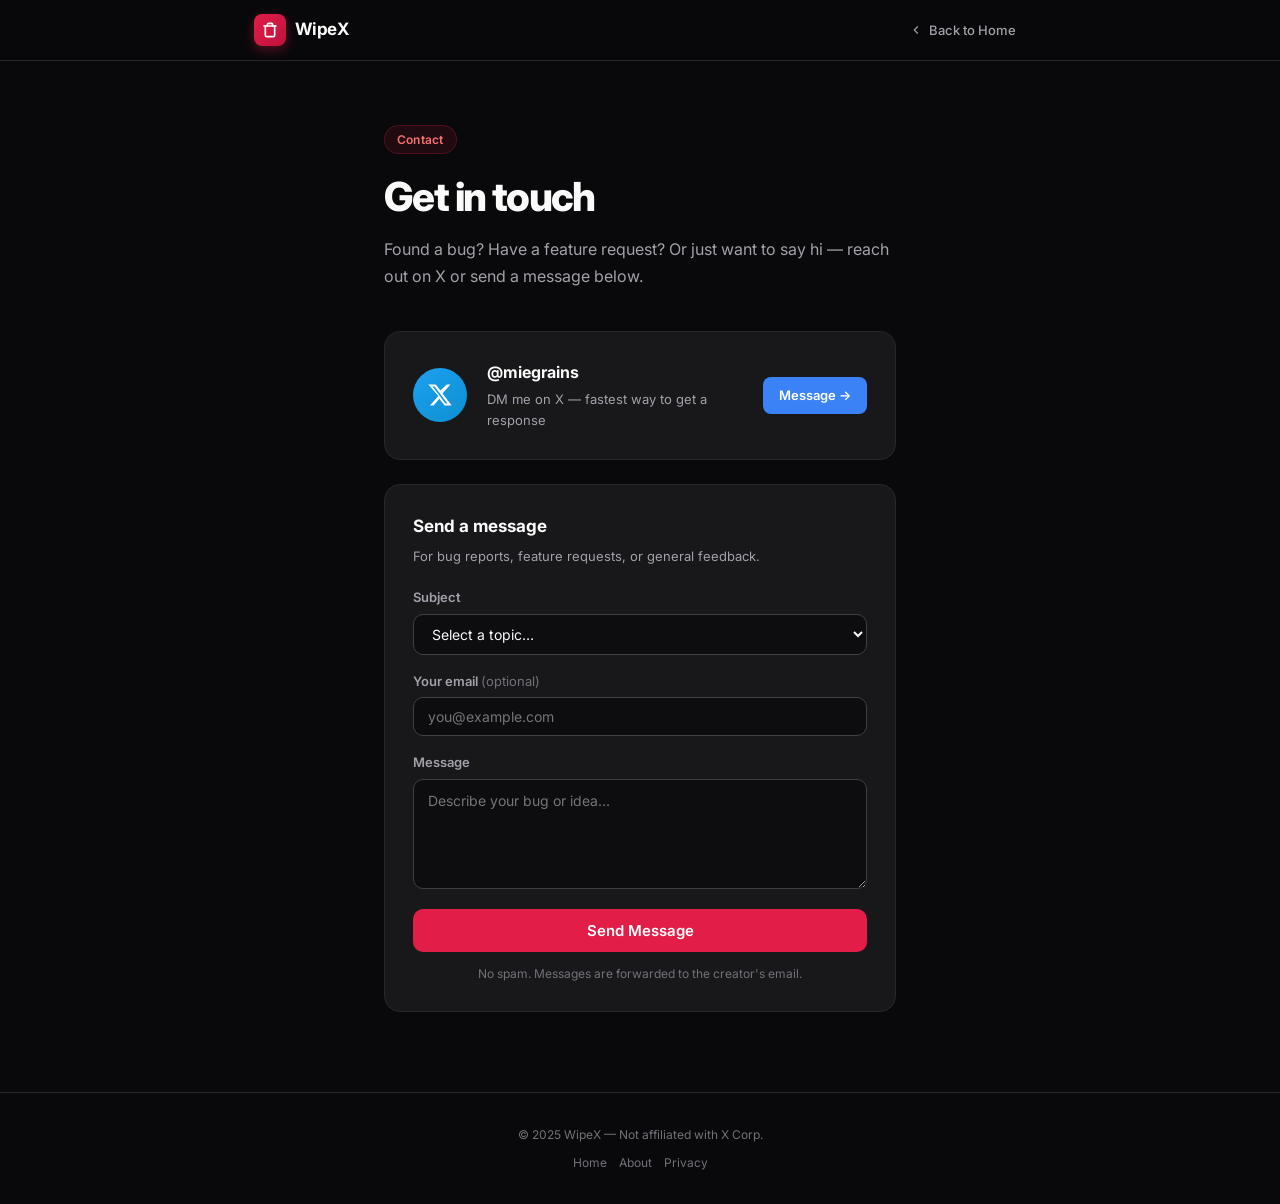
<file: contact.html>
<!DOCTYPE html>
<html lang="en">
<head>
  <meta charset="UTF-8">
  <meta name="viewport" content="width=device-width, initial-scale=1.0">
  <title>Contact — WipeX</title>
  <meta name="description" content="Get in touch with the WipeX team. Report bugs, suggest features, or just say hi.">
  <link rel="preconnect" href="https://fonts.googleapis.com">
  <link href="https://fonts.googleapis.com/css2?family=Inter:wght@400;500;600;700;800&display=swap" rel="stylesheet">
  <style>
    *,*::before,*::after{box-sizing:border-box;margin:0;padding:0}
    :root{--bg:#09090b;--surface:#18181b;--border:#27272a;--border-muted:#3f3f46;--accent:#e11d48;--blue:#3b82f6;--text:#fafafa;--text-muted:#a1a1aa;--text-dim:#71717a;--radius:10px;--radius-lg:16px;}
    body{background:var(--bg);color:var(--text);font-family:'Inter',system-ui,sans-serif;line-height:1.6;-webkit-font-smoothing:antialiased;}
    .nav{position:sticky;top:0;z-index:100;background:rgba(9,9,11,.85);backdrop-filter:blur(14px);border-bottom:1px solid var(--border);}
    .nav-inner{max-width:820px;margin:0 auto;padding:0 24px;height:60px;display:flex;align-items:center;justify-content:space-between;}
    .nav-logo{display:flex;align-items:center;gap:9px;text-decoration:none;color:var(--text);font-size:17px;font-weight:700;letter-spacing:-.03em;}
    .nav-logo-icon{width:32px;height:32px;background:linear-gradient(135deg,#e11d48,#be123c);border-radius:8px;display:flex;align-items:center;justify-content:center;box-shadow:0 4px 12px rgba(225,29,72,.35);}
    .nav-back{display:flex;align-items:center;gap:6px;color:var(--text-muted);text-decoration:none;font-size:13px;font-weight:500;padding:6px 10px;border-radius:6px;transition:color .15s,background .15s;}
    .nav-back:hover{color:var(--text);background:var(--surface);}
    main{max-width:560px;margin:0 auto;padding:64px 24px 80px;}
    .page-badge{display:inline-flex;align-items:center;gap:6px;background:rgba(225,29,72,.1);border:1px solid rgba(225,29,72,.25);color:#f87171;font-size:12px;font-weight:600;padding:4px 12px;border-radius:9999px;margin-bottom:20px;letter-spacing:.02em;}
    h1{font-size:clamp(28px,5vw,40px);font-weight:800;letter-spacing:-.04em;line-height:1.15;margin-bottom:16px;}
    .lead{font-size:16px;color:var(--text-muted);margin-bottom:40px;line-height:1.7;}
    /* X card */
    .x-card{background:var(--surface);border:1px solid var(--border);border-radius:var(--radius-lg);padding:28px;margin-bottom:24px;display:flex;align-items:center;gap:20px;text-decoration:none;transition:border-color .2s;}
    .x-card:hover{border-color:var(--border-muted);}
    .x-avatar{width:54px;height:54px;border-radius:50%;background:linear-gradient(135deg,#1da1f2,#0d8fcf);display:flex;align-items:center;justify-content:center;flex-shrink:0;}
    .x-info{flex:1;}
    .x-handle{font-size:16px;font-weight:700;color:var(--text);margin-bottom:4px;}
    .x-desc{font-size:13px;color:var(--text-muted);}
    .x-btn{background:var(--blue);color:#fff;padding:8px 16px;border-radius:8px;font-size:13px;font-weight:600;white-space:nowrap;flex-shrink:0;}
    /* Form */
    .form-card{background:var(--surface);border:1px solid var(--border);border-radius:var(--radius-lg);padding:28px;}
    .form-card h2{font-size:17px;font-weight:700;margin-bottom:6px;}
    .form-card .sub{font-size:13px;color:var(--text-muted);margin-bottom:20px;}
    .field{display:flex;flex-direction:column;gap:6px;margin-bottom:16px;}
    .field label{font-size:13px;font-weight:600;color:var(--text-muted);}
    .field input,.field textarea,.field select{
      background:#0d0d10;border:1px solid var(--border-muted);border-radius:var(--radius);
      color:var(--text);font-family:inherit;font-size:14px;
      padding:10px 14px;outline:none;transition:border-color .2s;
      width:100%;
    }
    .field textarea{resize:vertical;min-height:110px;line-height:1.6;}
    .field input:focus,.field textarea:focus,.field select:focus{border-color:#52525b;}
    .field select option{background:#18181b;}
    .submit-btn{
      width:100%;padding:12px;border-radius:var(--radius);
      background:var(--accent);color:#fff;border:none;
      font-family:inherit;font-size:15px;font-weight:600;cursor:pointer;
      transition:background .15s;margin-top:4px;
    }
    .submit-btn:hover{background:#be123c;}
    .form-note{font-size:12px;color:var(--text-dim);text-align:center;margin-top:12px;}
    footer{border-top:1px solid var(--border);text-align:center;padding:32px 24px;font-size:12px;color:var(--text-dim);}
    footer a{color:var(--text-dim);text-decoration:none;margin:0 6px;}footer a:hover{color:var(--text-muted);}
  </style>
</head>
<body>
<nav class="nav">
  <div class="nav-inner">
    <a href="/" class="nav-logo">
      <div class="nav-logo-icon"><svg width="16" height="16" viewBox="0 0 24 24" fill="none" stroke="#fff" stroke-width="2.5" stroke-linecap="round" stroke-linejoin="round"><polyline points="3 6 5 6 21 6"/><path d="M19 6v14a2 2 0 0 1-2 2H7a2 2 0 0 1-2-2V6m3 0V4a2 2 0 0 1 2-2h4a2 2 0 0 1 2 2v2"/></svg></div>
      WipeX
    </a>
    <a href="/" class="nav-back">
      <svg width="14" height="14" viewBox="0 0 24 24" fill="none" stroke="currentColor" stroke-width="2"><polyline points="15 18 9 12 15 6"/></svg>
      Back to Home
    </a>
  </div>
</nav>

<main>
  <div class="page-badge">Contact</div>
  <h1>Get in touch</h1>
  <p class="lead">Found a bug? Have a feature request? Or just want to say hi — reach out on X or send a message below.</p>

  <!-- X card -->
  <a href="https://x.com/miegrains" target="_blank" rel="noopener" class="x-card">
    <div class="x-avatar">
      <svg width="26" height="26" viewBox="0 0 24 24" fill="#fff"><path d="M18.244 2.25h3.308l-7.227 8.26 8.502 11.24H16.17l-4.714-6.231-5.401 6.231H2.744l7.73-8.835L1.254 2.25H8.08l4.253 5.622 5.911-5.622Zm-1.161 17.52h1.833L7.084 4.126H5.117z"/></svg>
    </div>
    <div class="x-info">
      <div class="x-handle">@miegrains</div>
      <div class="x-desc">DM me on X — fastest way to get a response</div>
    </div>
    <div class="x-btn">Message →</div>
  </a>

  <!-- Simple form -->
  <div class="form-card">
    <h2>Send a message</h2>
    <p class="sub">For bug reports, feature requests, or general feedback.</p>
    <form onsubmit="handleSubmit(event)">
      <div class="field">
        <label for="subject">Subject</label>
        <select id="subject" name="subject" required>
          <option value="">Select a topic…</option>
          <option value="bug">🐛 Bug report</option>
          <option value="feature">✨ Feature request</option>
          <option value="question">❓ Question</option>
          <option value="other">💬 Other</option>
        </select>
      </div>
      <div class="field">
        <label for="email">Your email <span style="color:var(--text-dim);font-weight:400">(optional)</span></label>
        <input type="email" id="email" name="email" placeholder="you@example.com">
      </div>
      <div class="field">
        <label for="message">Message</label>
        <textarea id="message" name="message" placeholder="Describe your bug or idea…" required></textarea>
      </div>
      <button type="submit" class="submit-btn" id="submitBtn">Send Message</button>
    </form>
    <p class="form-note">No spam. Messages are forwarded to the creator's email.</p>
  </div>
</main>

<footer>
  <p>© 2025 WipeX — Not affiliated with X Corp.</p>
  <p style="margin-top:8px"><a href="/">Home</a><a href="about.html">About</a><a href="privacy.html">Privacy</a></p>
</footer>

<script>
function handleSubmit(e) {
  e.preventDefault();
  const subject = document.getElementById('subject').value;
  const message = document.getElementById('message').value;
  const email   = document.getElementById('email').value;
  const mailBody = encodeURIComponent((email ? 'From: ' + email + '\n\n' : '') + message);
  const mailSubject = encodeURIComponent('[WipeX] ' + subject);
  // Open mailto as fallback — replace with your actual email
  window.open('mailto:wipex@example.com?subject=' + mailSubject + '&body=' + mailBody);
  const btn = document.getElementById('submitBtn');
  btn.textContent = '✓ Opening mail client…';
  btn.style.background = '#22c55e';
  setTimeout(() => { btn.textContent = 'Send Message'; btn.style.background = ''; }, 3000);
}
</script>
</body>
</html>
</file>
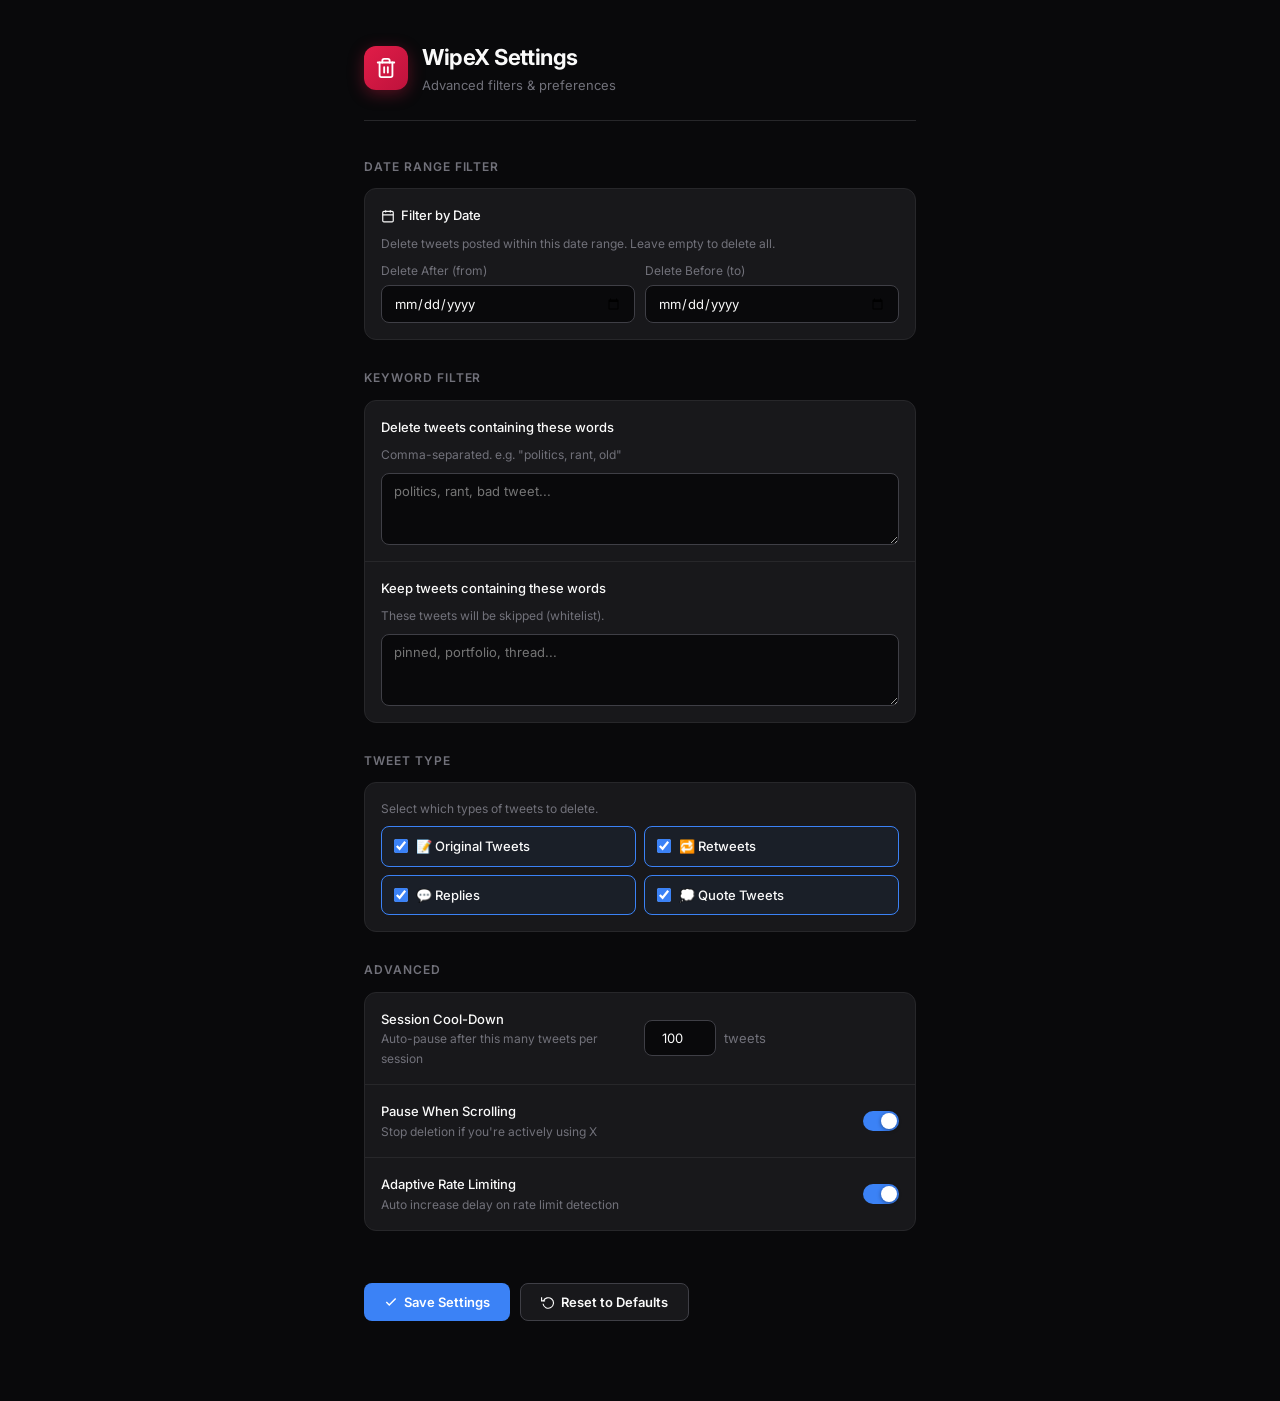
<file: options.html>
<!DOCTYPE html>
<html lang="en">
<head>
  <meta charset="UTF-8">
  <meta name="viewport" content="width=device-width, initial-scale=1.0">
  <title>WipeX Settings</title>
  <link rel="preconnect" href="https://fonts.googleapis.com">
  <link href="https://fonts.googleapis.com/css2?family=Inter:wght@400;500;600;700&display=swap" rel="stylesheet">
  <style>
    :root {
      --bg: #09090b;
      --surface: #18181b;
      --surface-hover: #27272a;
      --border: #27272a;
      --border-muted: #3f3f46;
      --accent: #e11d48;
      --blue: #3b82f6;
      --text: #fafafa;
      --text-muted: #71717a;
      --text-dim: #52525b;
      --radius: 8px;
      --radius-lg: 12px;
    }

    * { box-sizing: border-box; margin: 0; padding: 0; }

    body {
      background: var(--bg);
      color: var(--text);
      font-family: 'Inter', system-ui, sans-serif;
      font-size: 14px;
      line-height: 1.6;
      min-height: 100vh;
      -webkit-font-smoothing: antialiased;
    }

    .page {
      max-width: 600px;
      margin: 0 auto;
      padding: 40px 24px 80px;
    }

    /* Header */
    .page-header {
      display: flex;
      align-items: center;
      gap: 14px;
      margin-bottom: 36px;
      padding-bottom: 24px;
      border-bottom: 1px solid var(--border);
    }

    .page-icon {
      width: 44px;
      height: 44px;
      background: linear-gradient(135deg, #e11d48, #be123c);
      border-radius: var(--radius-lg);
      display: flex;
      align-items: center;
      justify-content: center;
      color: white;
      box-shadow: 0 4px 16px rgba(225, 29, 72, 0.35);
      flex-shrink: 0;
    }

    .page-title {
      font-size: 22px;
      font-weight: 700;
      letter-spacing: -0.02em;
    }

    .page-subtitle {
      font-size: 13px;
      color: var(--text-muted);
    }

    /* Sections */
    .settings-section {
      margin-bottom: 28px;
    }

    .section-title {
      font-size: 12px;
      font-weight: 600;
      color: var(--text-muted);
      text-transform: uppercase;
      letter-spacing: 0.08em;
      margin-bottom: 12px;
    }

    .card {
      background: var(--surface);
      border: 1px solid var(--border);
      border-radius: var(--radius-lg);
      overflow: hidden;
    }

    .card-row {
      padding: 16px;
      border-bottom: 1px solid var(--border);
      display: flex;
      flex-direction: column;
      gap: 8px;
    }

    .card-row:last-child { border-bottom: none; }

    .row-label {
      font-size: 13px;
      font-weight: 500;
      color: var(--text);
      display: flex;
      align-items: center;
      gap: 6px;
    }

    .row-desc {
      font-size: 12px;
      color: var(--text-muted);
    }

    /* Inputs */
    input[type="date"],
    input[type="text"],
    input[type="number"],
    textarea {
      width: 100%;
      background: var(--bg);
      border: 1px solid var(--border-muted);
      color: var(--text);
      padding: 9px 12px;
      border-radius: var(--radius);
      font-size: 13px;
      font-family: inherit;
      outline: none;
      transition: border-color 0.15s;
    }

    input[type="date"]:focus,
    input[type="text"]:focus,
    input[type="number"]:focus,
    textarea:focus {
      border-color: var(--blue);
    }

    textarea {
      resize: vertical;
      min-height: 72px;
    }

    .input-row {
      display: grid;
      grid-template-columns: 1fr 1fr;
      gap: 10px;
    }

    label.field-label {
      font-size: 12px;
      color: var(--text-muted);
      display: block;
      margin-bottom: 5px;
    }

    /* Checkboxes (Tweet Type) */
    .checkbox-grid {
      display: grid;
      grid-template-columns: 1fr 1fr;
      gap: 8px;
    }

    .check-item {
      display: flex;
      align-items: center;
      gap: 8px;
      padding: 9px 12px;
      background: var(--bg);
      border: 1px solid var(--border-muted);
      border-radius: var(--radius);
      cursor: pointer;
      transition: border-color 0.15s;
    }

    .check-item:has(input:checked) {
      border-color: var(--blue);
      background: rgba(59, 130, 246, 0.06);
    }

    .check-item input[type="checkbox"] {
      width: 14px;
      height: 14px;
      accent-color: var(--blue);
      cursor: pointer;
    }

    .check-item span {
      font-size: 13px;
      color: var(--text);
      font-weight: 500;
    }

    /* Toggle row (horizontal) */
    .toggle-row {
      display: flex;
      align-items: center;
      justify-content: space-between;
    }

    .toggle { position: relative; cursor: pointer; }
    .toggle input { opacity: 0; width: 0; height: 0; position: absolute; }
    .toggle-track {
      display: block;
      width: 36px;
      height: 20px;
      background: var(--border-muted);
      border-radius: 99px;
      position: relative;
      transition: background 0.2s;
    }
    .toggle-track::after {
      content: '';
      position: absolute;
      top: 2px; left: 2px;
      width: 16px; height: 16px;
      border-radius: 50%;
      background: white;
      transition: transform 0.2s;
      box-shadow: 0 1px 4px rgba(0,0,0,0.4);
    }
    .toggle input:checked + .toggle-track { background: var(--blue); }
    .toggle input:checked + .toggle-track::after { transform: translateX(16px); }

    /* Session cool-down inline */
    .inline-input {
      display: flex;
      align-items: center;
      gap: 8px;
      flex: 1;
    }

    .inline-input input[type="number"] {
      width: 72px;
      text-align: center;
    }

    .inline-input span {
      font-size: 13px;
      color: var(--text-muted);
    }

    /* Buttons */
    .btn-row {
      display: flex;
      gap: 10px;
      padding: 24px 0 0;
    }

    .btn {
      display: inline-flex;
      align-items: center;
      gap: 6px;
      padding: 10px 20px;
      border-radius: var(--radius);
      font-family: inherit;
      font-size: 13px;
      font-weight: 600;
      cursor: pointer;
      border: none;
      transition: all 0.15s;
    }

    .btn:active { transform: scale(0.98); }

    .btn-primary { background: var(--blue); color: white; }
    .btn-primary:hover { background: #2563eb; }
    .btn-secondary { background: var(--surface); color: var(--text); border: 1px solid var(--border-muted); }
    .btn-secondary:hover { background: var(--surface-hover); }

    /* Toast */
    .toast {
      position: fixed;
      bottom: 24px;
      right: 24px;
      background: var(--surface);
      border: 1px solid var(--border-muted);
      color: var(--text);
      padding: 12px 18px;
      border-radius: var(--radius-lg);
      font-size: 13px;
      font-weight: 500;
      box-shadow: 0 8px 30px rgba(0,0,0,0.4);
      display: flex;
      align-items: center;
      gap: 8px;
      transform: translateY(80px);
      opacity: 0;
      transition: all 0.3s ease;
    }

    .toast.show {
      transform: translateY(0);
      opacity: 1;
    }

    .toast-dot {
      width: 8px;
      height: 8px;
      border-radius: 50%;
      background: #22c55e;
      flex-shrink: 0;
    }

    /* Cool-down number inline */
    .card-row.horizontal {
      flex-direction: row;
      align-items: center;
      justify-content: space-between;
    }

    .card-row.horizontal .row-info { flex: 1; }
  </style>
</head>
<body>
  <div class="page">

    <!-- Header -->
    <header class="page-header">
      <div class="page-icon">
        <svg width="22" height="22" viewBox="0 0 24 24" fill="none" xmlns="http://www.w3.org/2000/svg">
          <path d="M3 6H5H21" stroke="white" stroke-width="2" stroke-linecap="round"/>
          <path d="M19 6v14a2 2 0 0 1-2 2H7a2 2 0 0 1-2-2V6M8 6V4a2 2 0 0 1 2-2h4a2 2 0 0 1 2 2v2" stroke="white" stroke-width="2" stroke-linecap="round"/>
          <line x1="10" y1="11" x2="10" y2="17" stroke="white" stroke-width="2" stroke-linecap="round"/>
          <line x1="14" y1="11" x2="14" y2="17" stroke="white" stroke-width="2" stroke-linecap="round"/>
        </svg>
      </div>
      <div>
        <div class="page-title">WipeX Settings</div>
        <div class="page-subtitle">Advanced filters &amp; preferences</div>
      </div>
    </header>

    <!-- Date Range Filter -->
    <div class="settings-section">
      <div class="section-title">Date Range Filter</div>
      <div class="card">
        <div class="card-row">
          <label class="row-label">
            <svg width="14" height="14" viewBox="0 0 24 24" fill="none" stroke="currentColor" stroke-width="2"><rect x="3" y="4" width="18" height="18" rx="2"/><line x1="16" y1="2" x2="16" y2="6"/><line x1="8" y1="2" x2="8" y2="6"/><line x1="3" y1="10" x2="21" y2="10"/></svg>
            Filter by Date
          </label>
          <div class="row-desc">Delete tweets posted within this date range. Leave empty to delete all.</div>
          <div class="input-row">
            <div>
              <label class="field-label">Delete After (from)</label>
              <input type="date" id="dateFrom">
            </div>
            <div>
              <label class="field-label">Delete Before (to)</label>
              <input type="date" id="dateTo">
            </div>
          </div>
        </div>
      </div>
    </div>

    <!-- Keyword Filter -->
    <div class="settings-section">
      <div class="section-title">Keyword Filter</div>
      <div class="card">
        <div class="card-row">
          <label class="row-label">Delete tweets containing these words</label>
          <div class="row-desc">Comma-separated. e.g. "politics, rant, old"</div>
          <textarea id="keywordsInclude" placeholder="politics, rant, bad tweet..."></textarea>
        </div>
        <div class="card-row">
          <label class="row-label">Keep tweets containing these words</label>
          <div class="row-desc">These tweets will be skipped (whitelist).</div>
          <textarea id="keywordsExclude" placeholder="pinned, portfolio, thread..."></textarea>
        </div>
      </div>
    </div>

    <!-- Tweet Type Filter -->
    <div class="settings-section">
      <div class="section-title">Tweet Type</div>
      <div class="card">
        <div class="card-row">
          <div class="row-desc">Select which types of tweets to delete.</div>
          <div class="checkbox-grid">
            <label class="check-item">
              <input type="checkbox" id="typeOriginal" checked>
              <span>📝 Original Tweets</span>
            </label>
            <label class="check-item">
              <input type="checkbox" id="typeRetweet" checked>
              <span>🔁 Retweets</span>
            </label>
            <label class="check-item">
              <input type="checkbox" id="typeReply" checked>
              <span>💬 Replies</span>
            </label>
            <label class="check-item">
              <input type="checkbox" id="typeQuote" checked>
              <span>💭 Quote Tweets</span>
            </label>
          </div>
        </div>
      </div>
    </div>

    <!-- Advanced Settings -->
    <div class="settings-section">
      <div class="section-title">Advanced</div>
      <div class="card">
        <div class="card-row horizontal">
          <div class="row-info">
            <div class="row-label">Session Cool-Down</div>
            <div class="row-desc">Auto-pause after this many tweets per session</div>
          </div>
          <div class="inline-input">
            <input type="number" id="cooldown" value="100" min="10" max="1000" step="10">
            <span>tweets</span>
          </div>
        </div>
        <div class="card-row horizontal">
          <div class="row-info">
            <div class="row-label">Pause When Scrolling</div>
            <div class="row-desc">Stop deletion if you're actively using X</div>
          </div>
          <label class="toggle">
            <input type="checkbox" id="pauseOnScroll" checked>
            <span class="toggle-track"></span>
          </label>
        </div>
        <div class="card-row horizontal">
          <div class="row-info">
            <div class="row-label">Adaptive Rate Limiting</div>
            <div class="row-desc">Auto increase delay on rate limit detection</div>
          </div>
          <label class="toggle">
            <input type="checkbox" id="adaptiveThrottle" checked>
            <span class="toggle-track"></span>
          </label>
        </div>
      </div>
    </div>

    <!-- Action -->
    <div class="btn-row">
      <button id="btnSave" class="btn btn-primary">
        <svg width="14" height="14" viewBox="0 0 24 24" fill="none" stroke="currentColor" stroke-width="2.5"><polyline points="20 6 9 17 4 12"/></svg>
        Save Settings
      </button>
      <button id="btnReset" class="btn btn-secondary">
        <svg width="14" height="14" viewBox="0 0 24 24" fill="none" stroke="currentColor" stroke-width="2"><polyline points="1 4 1 10 7 10"/><path d="M3.51 15a9 9 0 1 0 .49-4.5"/></svg>
        Reset to Defaults
      </button>
    </div>
  </div>

  <!-- Toast -->
  <div id="toast" class="toast">
    <div class="toast-dot"></div>
    Settings saved successfully
  </div>

  <script src="options.js"></script>
</body>
</html>
</file>
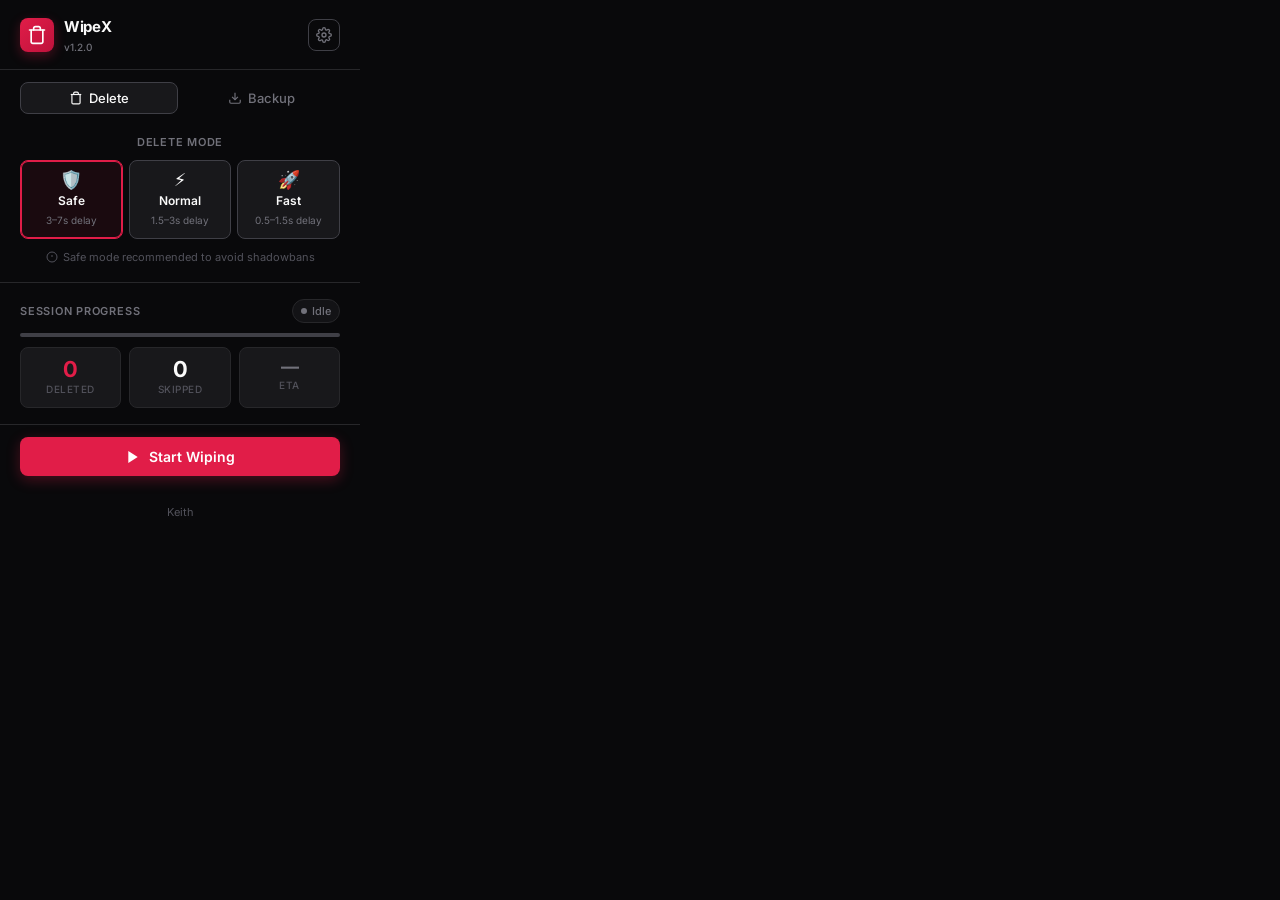
<file: popup.html>
<!DOCTYPE html>
<html lang="en">
<head>
  <meta charset="UTF-8">
  <meta name="viewport" content="width=device-width, initial-scale=1.0">
  <title>WipeX — Delete All Tweets</title>
  <link rel="preconnect" href="https://fonts.googleapis.com">
  <link href="https://fonts.googleapis.com/css2?family=Inter:wght@400;500;600;700&display=swap" rel="stylesheet">
  <link rel="stylesheet" href="popup.css">
</head>
<body>
  <div class="popup-root">

    <!-- Header -->
    <header class="header">
      <div class="brand">
        <div class="brand-icon">
          <svg width="20" height="20" viewBox="0 0 24 24" fill="none" xmlns="http://www.w3.org/2000/svg">
            <path d="M3 6H5H21" stroke="currentColor" stroke-width="2" stroke-linecap="round" stroke-linejoin="round"/>
            <path d="M19 6V20C19 20.5304 18.7893 21.0391 18.4142 21.4142C18.0391 21.7893 17.5304 22 17 22H7C6.46957 22 5.96086 21.7893 5.58579 21.4142C5.21071 21.0391 5 20.5304 5 20V6M8 6V4C8 3.46957 8.21071 2.96086 8.58579 2.58579C8.96086 2.21071 9.46957 2 10 2H14C14.5304 2 15.0391 2.21071 15.4142 2.58579C15.7893 2.96086 16 3.46957 16 4V6" stroke="currentColor" stroke-width="2" stroke-linecap="round" stroke-linejoin="round"/>
          </svg>
        </div>
        <div class="brand-text">
          <span class="brand-name">WipeX</span>
          <span class="brand-badge">v1.2.0</span>
        </div>
      </div>
      <button id="btnOptions" class="icon-btn" title="Settings">
        <svg width="16" height="16" viewBox="0 0 24 24" fill="none" xmlns="http://www.w3.org/2000/svg">
          <circle cx="12" cy="12" r="3" stroke="currentColor" stroke-width="2"/>
          <path d="M19.4 15a1.65 1.65 0 0 0 .33 1.82l.06.06a2 2 0 0 1-2.83 2.83l-.06-.06a1.65 1.65 0 0 0-1.82-.33 1.65 1.65 0 0 0-1 1.51V21a2 2 0 0 1-4 0v-.09A1.65 1.65 0 0 0 9 19.4a1.65 1.65 0 0 0-1.82.33l-.06.06a2 2 0 0 1-2.83-2.83l.06-.06A1.65 1.65 0 0 0 4.68 15a1.65 1.65 0 0 0-1.51-1H3a2 2 0 0 1 0-4h.09A1.65 1.65 0 0 0 4.6 9a1.65 1.65 0 0 0-.33-1.82l-.06-.06a2 2 0 0 1 2.83-2.83l.06.06A1.65 1.65 0 0 0 9 4.68a1.65 1.65 0 0 0 1-1.51V3a2 2 0 0 1 4 0v.09a1.65 1.65 0 0 0 1 1.51 1.65 1.65 0 0 0 1.82-.33l.06-.06a2 2 0 0 1 2.83 2.83l-.06.06A1.65 1.65 0 0 0 19.4 9a1.65 1.65 0 0 0 1.51 1H21a2 2 0 0 1 0 4h-.09a1.65 1.65 0 0 0-1.51 1z" stroke="currentColor" stroke-width="2"/>
        </svg>
      </button>
    </header>

    <!-- Tab Switcher -->
    <div class="tab-bar">
      <button class="tab-btn active" data-tab="delete">
        <svg width="14" height="14" viewBox="0 0 24 24" fill="none" stroke="currentColor" stroke-width="2"><polyline points="3 6 5 6 21 6"/><path d="M19 6v14a2 2 0 0 1-2 2H7a2 2 0 0 1-2-2V6m3 0V4a2 2 0 0 1 2-2h4a2 2 0 0 1 2 2v2"/></svg>
        Delete
      </button>
      <button class="tab-btn" data-tab="backup">
        <svg width="14" height="14" viewBox="0 0 24 24" fill="none" stroke="currentColor" stroke-width="2"><path d="M21 15v4a2 2 0 0 1-2 2H5a2 2 0 0 1-2-2v-4"/><polyline points="7 10 12 15 17 10"/><line x1="12" y1="15" x2="12" y2="3"/></svg>
        Backup
      </button>
    </div>

    <!-- === DELETE TAB === -->
    <div id="tab-delete" class="tab-content active">

      <!-- Mode Selector -->
      <div class="section">
        <label class="section-label">Delete Mode</label>
        <div class="mode-grid">
          <label class="mode-card">
            <input type="radio" name="mode" value="safe" checked>
            <div class="mode-card-inner">
              <span class="mode-icon">🛡️</span>
              <span class="mode-name">Safe</span>
              <span class="mode-desc">3–7s delay</span>
            </div>
          </label>
          <label class="mode-card">
            <input type="radio" name="mode" value="normal">
            <div class="mode-card-inner">
              <span class="mode-icon">⚡</span>
              <span class="mode-name">Normal</span>
              <span class="mode-desc">1.5–3s delay</span>
            </div>
          </label>
          <label class="mode-card">
            <input type="radio" name="mode" value="fast">
            <div class="mode-card-inner">
              <span class="mode-icon">🚀</span>
              <span class="mode-name">Fast</span>
              <span class="mode-desc">0.5–1.5s delay</span>
            </div>
          </label>
        </div>
        <p class="hint-text">
          <svg width="12" height="12" viewBox="0 0 24 24" fill="none" stroke="currentColor" stroke-width="2"><circle cx="12" cy="12" r="10"/><line x1="12" y1="8" x2="12" y2="12"/><line x1="12" y1="16" x2="12.01" y2="16"/></svg>
          Safe mode recommended to avoid shadowbans
        </p>
      </div>

      <!-- Stats -->
      <div class="section">
        <div class="stats-header">
          <span class="section-label">Session Progress</span>
          <div id="statusBadge" class="status-badge idle">
            <span class="status-dot"></span>
            <span id="statusText">Idle</span>
          </div>
        </div>

        <div class="progress-track">
          <div id="progressBar" class="progress-fill"></div>
        </div>

        <div class="stats-grid">
          <div class="stat-cell">
            <span class="stat-num brand" id="countDeleted">0</span>
            <span class="stat-lbl">Deleted</span>
          </div>
          <div class="stat-cell">
            <span class="stat-num" id="countErrors">0</span>
            <span class="stat-lbl">Skipped</span>
          </div>
          <div class="stat-cell">
            <span class="stat-num muted" id="countETA">—</span>
            <span class="stat-lbl">ETA</span>
          </div>
        </div>
      </div>

      <!-- Action Buttons -->
      <div class="action-area">
        <button id="btnStart" class="btn btn-danger">
          <svg width="16" height="16" viewBox="0 0 24 24" fill="currentColor"><polygon points="5 3 19 12 5 21 5 3"/></svg>
          Start Wiping
        </button>
        <button id="btnStop" class="btn btn-ghost hidden">
          <svg width="16" height="16" viewBox="0 0 24 24" fill="none" stroke="currentColor" stroke-width="2"><rect x="6" y="4" width="4" height="16"/><rect x="14" y="4" width="4" height="16"/></svg>
          Pause
        </button>
      </div>
    </div>

    <!-- === BACKUP TAB === -->
    <div id="tab-backup" class="tab-content hidden">

      <div class="section">
        <label class="section-label">Export Options</label>
        <div class="option-row">
          <div class="option-info">
            <span class="option-title">Include Media Info</span>
            <span class="option-desc">Save image/video URLs alongside tweets</span>
          </div>
          <label class="toggle">
            <input type="checkbox" id="includeMedia" checked>
            <span class="toggle-track"></span>
          </label>
        </div>
        <div class="option-row">
          <div class="option-info">
            <span class="option-title">Only Text</span>
            <span class="option-desc">Plain text backup, no metadata</span>
          </div>
          <label class="toggle">
            <input type="checkbox" id="onlyText">
            <span class="toggle-track"></span>
          </label>
        </div>
      </div>

      <div class="section">
        <label class="section-label">Backup Status</label>
        <div class="backup-info">
          <span id="backupCount">—</span> tweets collected
        </div>
        <div class="progress-track faded">
          <div id="backupBar" class="progress-fill blue"></div>
        </div>
      </div>

      <div class="action-area">
        <button id="btnCollect" class="btn btn-secondary">
          <svg width="16" height="16" viewBox="0 0 24 24" fill="none" stroke="currentColor" stroke-width="2"><path d="M4 4h16c1.1 0 2 .9 2 2v12c0 1.1-.9 2-2 2H4c-1.1 0-2-.9-2-2V6c0-1.1.9-2 2-2z"/><polyline points="22,6 12,13 2,6"/></svg>
          Collect Tweets First
        </button>
        <button id="btnExport" class="btn btn-primary hidden">
          <svg width="16" height="16" viewBox="0 0 24 24" fill="none" stroke="currentColor" stroke-width="2"><path d="M21 15v4a2 2 0 0 1-2 2H5a2 2 0 0 1-2-2v-4"/><polyline points="7 10 12 15 17 10"/><line x1="12" y1="15" x2="12" y2="3"/></svg>
          Download Backup (JSON)
        </button>
      </div>

      <div class="hint-text">
        <svg width="12" height="12" viewBox="0 0 24 24" fill="none" stroke="currentColor" stroke-width="2"><circle cx="12" cy="12" r="10"/><line x1="12" y1="8" x2="12" y2="12"/><line x1="12" y1="16" x2="12.01" y2="16"/></svg>
        Backup is saved locally — no data leaves your browser
      </div>
    </div>

    <!-- Footer -->
    <footer class="footer">
      <a href="https://x.com/miegrains" target="_blank" rel="noopener">Keith</a>
    </footer>

  </div>
  <script src="jszip.min.js"></script>
  <script src="popup.js"></script>
</body>
</html>
</file>
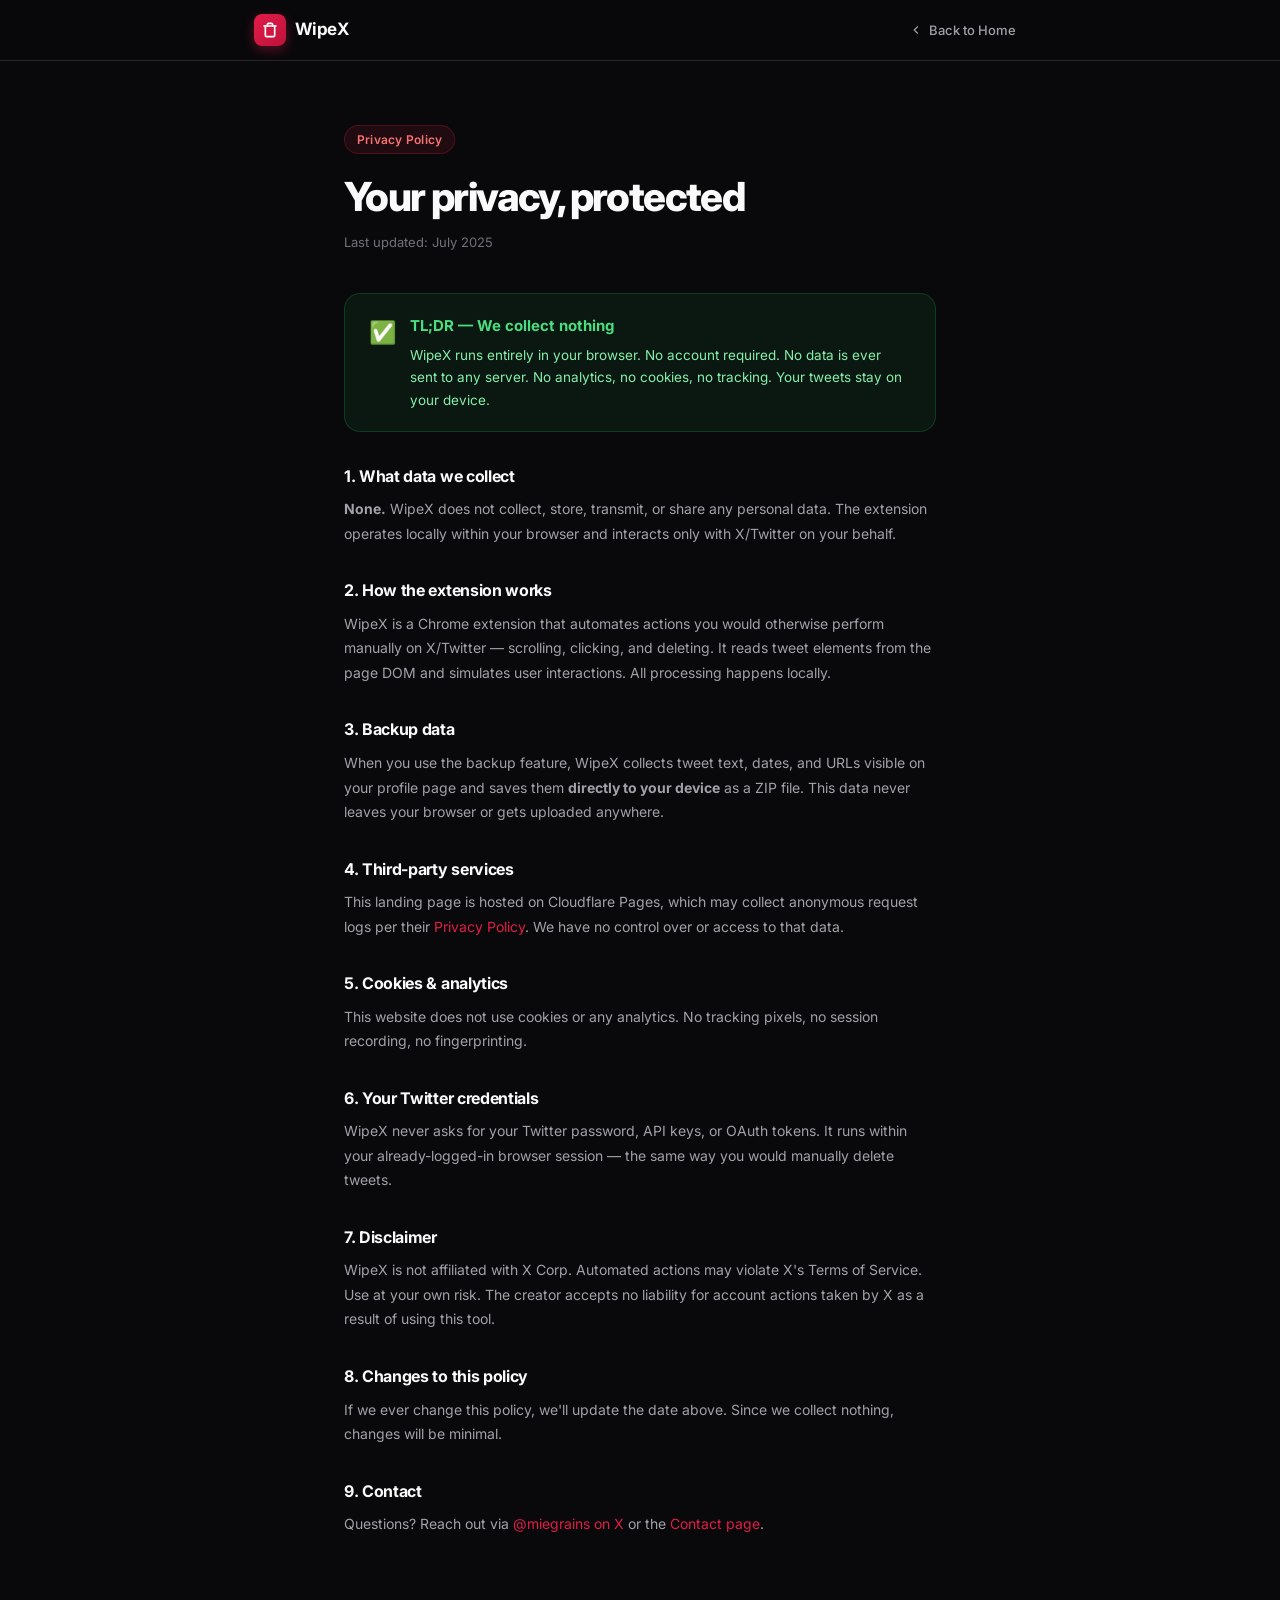
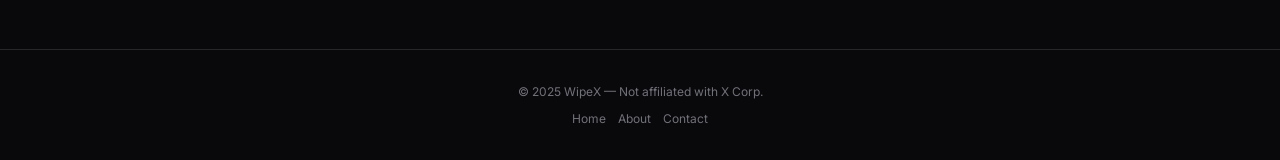
<file: privacy.html>
<!DOCTYPE html>
<html lang="en">
<head>
  <meta charset="UTF-8">
  <meta name="viewport" content="width=device-width, initial-scale=1.0">
  <title>Privacy Policy — WipeX</title>
  <meta name="description" content="WipeX Privacy Policy — no data collection, no tracking, everything runs locally in your browser.">
  <link rel="preconnect" href="https://fonts.googleapis.com">
  <link href="https://fonts.googleapis.com/css2?family=Inter:wght@400;500;600;700;800&display=swap" rel="stylesheet">
  <style>
    *,*::before,*::after{box-sizing:border-box;margin:0;padding:0}
    :root{--bg:#09090b;--surface:#18181b;--border:#27272a;--border-muted:#3f3f46;--accent:#e11d48;--text:#fafafa;--text-muted:#a1a1aa;--text-dim:#71717a;--radius:10px;--radius-lg:16px;}
    body{background:var(--bg);color:var(--text);font-family:'Inter',system-ui,sans-serif;line-height:1.6;-webkit-font-smoothing:antialiased;}
    .nav{position:sticky;top:0;z-index:100;background:rgba(9,9,11,.85);backdrop-filter:blur(14px);border-bottom:1px solid var(--border);}
    .nav-inner{max-width:820px;margin:0 auto;padding:0 24px;height:60px;display:flex;align-items:center;justify-content:space-between;}
    .nav-logo{display:flex;align-items:center;gap:9px;text-decoration:none;color:var(--text);font-size:17px;font-weight:700;letter-spacing:-.03em;}
    .nav-logo-icon{width:32px;height:32px;background:linear-gradient(135deg,#e11d48,#be123c);border-radius:8px;display:flex;align-items:center;justify-content:center;box-shadow:0 4px 12px rgba(225,29,72,.35);}
    .nav-back{display:flex;align-items:center;gap:6px;color:var(--text-muted);text-decoration:none;font-size:13px;font-weight:500;padding:6px 10px;border-radius:6px;transition:color .15s,background .15s;}
    .nav-back:hover{color:var(--text);background:var(--surface);}
    main{max-width:640px;margin:0 auto;padding:64px 24px 80px;}
    .page-badge{display:inline-flex;align-items:center;gap:6px;background:rgba(225,29,72,.1);border:1px solid rgba(225,29,72,.25);color:#f87171;font-size:12px;font-weight:600;padding:4px 12px;border-radius:9999px;margin-bottom:20px;letter-spacing:.02em;}
    h1{font-size:clamp(28px,5vw,40px);font-weight:800;letter-spacing:-.04em;line-height:1.15;margin-bottom:12px;}
    .updated{font-size:13px;color:var(--text-dim);margin-bottom:40px;}
    /* TL;DR callout */
    .tldr{background:rgba(34,197,94,.08);border:1px solid rgba(34,197,94,.2);border-radius:var(--radius-lg);padding:20px 24px;margin-bottom:32px;display:flex;gap:14px;}
    .tldr-icon{font-size:22px;flex-shrink:0;margin-top:1px;}
    .tldr-text h2{font-size:15px;font-weight:700;color:#4ade80;margin-bottom:6px;}
    .tldr-text p{font-size:13.5px;color:#86efac;line-height:1.65;}
    /* Sections */
    .policy-section{margin-bottom:32px;}
    .policy-section h2{font-size:16px;font-weight:700;margin-bottom:8px;letter-spacing:-.02em;}
    .policy-section p,.policy-section li{font-size:14px;color:var(--text-muted);line-height:1.75;}
    .policy-section ul{padding-left:20px;display:flex;flex-direction:column;gap:4px;}
    .policy-section a{color:var(--accent);text-decoration:none;}
    .policy-section a:hover{text-decoration:underline;}
    footer{border-top:1px solid var(--border);text-align:center;padding:32px 24px;font-size:12px;color:var(--text-dim);}
    footer a{color:var(--text-dim);text-decoration:none;margin:0 6px;}footer a:hover{color:var(--text-muted);}
  </style>
</head>
<body>
<nav class="nav">
  <div class="nav-inner">
    <a href="/" class="nav-logo">
      <div class="nav-logo-icon"><svg width="16" height="16" viewBox="0 0 24 24" fill="none" stroke="#fff" stroke-width="2.5" stroke-linecap="round" stroke-linejoin="round"><polyline points="3 6 5 6 21 6"/><path d="M19 6v14a2 2 0 0 1-2 2H7a2 2 0 0 1-2-2V6m3 0V4a2 2 0 0 1 2-2h4a2 2 0 0 1 2 2v2"/></svg></div>
      WipeX
    </a>
    <a href="/" class="nav-back">
      <svg width="14" height="14" viewBox="0 0 24 24" fill="none" stroke="currentColor" stroke-width="2"><polyline points="15 18 9 12 15 6"/></svg>
      Back to Home
    </a>
  </div>
</nav>

<main>
  <div class="page-badge">Privacy Policy</div>
  <h1>Your privacy, protected</h1>
  <p class="updated">Last updated: July 2025</p>

  <div class="tldr">
    <div class="tldr-icon">✅</div>
    <div class="tldr-text">
      <h2>TL;DR — We collect nothing</h2>
      <p>WipeX runs entirely in your browser. No account required. No data is ever sent to any server. No analytics, no cookies, no tracking. Your tweets stay on your device.</p>
    </div>
  </div>

  <div class="policy-section">
    <h2>1. What data we collect</h2>
    <p><strong>None.</strong> WipeX does not collect, store, transmit, or share any personal data. The extension operates locally within your browser and interacts only with X/Twitter on your behalf.</p>
  </div>

  <div class="policy-section">
    <h2>2. How the extension works</h2>
    <p>WipeX is a Chrome extension that automates actions you would otherwise perform manually on X/Twitter — scrolling, clicking, and deleting. It reads tweet elements from the page DOM and simulates user interactions. All processing happens locally.</p>
  </div>

  <div class="policy-section">
    <h2>3. Backup data</h2>
    <p>When you use the backup feature, WipeX collects tweet text, dates, and URLs visible on your profile page and saves them <strong>directly to your device</strong> as a ZIP file. This data never leaves your browser or gets uploaded anywhere.</p>
  </div>

  <div class="policy-section">
    <h2>4. Third-party services</h2>
    <p>This landing page is hosted on Cloudflare Pages, which may collect anonymous request logs per their <a href="https://www.cloudflare.com/privacypolicy/" target="_blank" rel="noopener">Privacy Policy</a>. We have no control over or access to that data.</p>
  </div>

  <div class="policy-section">
    <h2>5. Cookies &amp; analytics</h2>
    <p>This website does not use cookies or any analytics. No tracking pixels, no session recording, no fingerprinting.</p>
  </div>

  <div class="policy-section">
    <h2>6. Your Twitter credentials</h2>
    <p>WipeX never asks for your Twitter password, API keys, or OAuth tokens. It runs within your already-logged-in browser session — the same way you would manually delete tweets.</p>
  </div>

  <div class="policy-section">
    <h2>7. Disclaimer</h2>
    <p>WipeX is not affiliated with X Corp. Automated actions may violate X's Terms of Service. Use at your own risk. The creator accepts no liability for account actions taken by X as a result of using this tool.</p>
  </div>

  <div class="policy-section">
    <h2>8. Changes to this policy</h2>
    <p>If we ever change this policy, we'll update the date above. Since we collect nothing, changes will be minimal.</p>
  </div>

  <div class="policy-section">
    <h2>9. Contact</h2>
    <p>Questions? Reach out via <a href="https://x.com/miegrains" target="_blank" rel="noopener">@miegrains on X</a> or the <a href="contact.html">Contact page</a>.</p>
  </div>
</main>

<footer>
  <p>© 2025 WipeX — Not affiliated with X Corp.</p>
  <p style="margin-top:8px"><a href="/">Home</a><a href="about.html">About</a><a href="contact.html">Contact</a></p>
</footer>
</body>
</html>
</file>
<file: popup.css>
/* ============================
   WipeX — Design System
   Shadcn-inspired Dark Theme
   ============================ */

:root {
  --bg:      #09090b;
  --surface: #18181b;
  --surface-hover: #27272a;
  --border:  #27272a;
  --border-muted: #3f3f46;
  --accent:  #e11d48;
  --accent-hover: #be123c;
  --blue:    #3b82f6;
  --blue-hover: #2563eb;
  --text:    #fafafa;
  --text-muted: #71717a;
  --text-dim: #52525b;
  --brand:   #e11d48;
  --success: #22c55e;
  --radius:  8px;
  --radius-lg: 12px;
  --radius-full: 9999px;
}

* {
  box-sizing: border-box;
  margin: 0;
  padding: 0;
}

body {
  width: 360px;
  min-height: 520px;
  background: var(--bg);
  color: var(--text);
  font-family: 'Inter', system-ui, -apple-system, BlinkMacSystemFont, 'Segoe UI', sans-serif;
  font-size: 13px;
  line-height: 1.5;
  -webkit-font-smoothing: antialiased;
}

.popup-root {
  display: flex;
  flex-direction: column;
  min-height: 520px;
  padding: 0 0 12px;
  text-align: left; /* sections override where needed */
}

/* ============================  Header  ============================ */
.header {
  display: flex;
  align-items: center;
  justify-content: space-between;
  padding: 16px 20px 14px;
  border-bottom: 1px solid var(--border);
}

.brand {
  display: flex;
  align-items: center;
  gap: 10px;
}

.brand-icon {
  width: 34px;
  height: 34px;
  background: linear-gradient(135deg, #e11d48, #be123c);
  border-radius: var(--radius);
  display: flex;
  align-items: center;
  justify-content: center;
  color: white;
  flex-shrink: 0;
  box-shadow: 0 4px 12px rgba(225, 29, 72, 0.3);
}

.brand-text {
  display: flex;
  flex-direction: column;
  gap: 1px;
}

.brand-name {
  font-size: 15px;
  font-weight: 700;
  letter-spacing: -0.02em;
  color: var(--text);
}

.brand-badge {
  font-size: 10px;
  color: var(--text-muted);
  font-weight: 500;
}

.icon-btn {
  width: 32px;
  height: 32px;
  border-radius: var(--radius);
  border: 1px solid var(--border-muted);
  background: transparent;
  color: var(--text-muted);
  display: flex;
  align-items: center;
  justify-content: center;
  cursor: pointer;
  transition: all 0.15s ease;
}

.icon-btn:hover {
  background: var(--surface-hover);
  color: var(--text);
  border-color: var(--border-muted);
}

/* ============================  Tabs  ============================ */
.tab-bar {
  display: flex;
  gap: 4px;
  padding: 12px 20px 0;
}

.tab-btn {
  display: flex;
  align-items: center;
  gap: 6px;
  padding: 7px 14px;
  border-radius: var(--radius);
  border: 1px solid transparent;
  background: transparent;
  color: var(--text-muted);
  font-size: 13px;
  font-weight: 500;
  font-family: inherit;
  cursor: pointer;
  transition: all 0.15s ease;
  flex: 1;
  justify-content: center;
}

.tab-btn:hover {
  background: var(--surface);
  color: var(--text);
}

.tab-btn.active {
  background: var(--surface);
  color: var(--text);
  border-color: var(--border-muted);
}

.tab-content {
  display: flex;
  flex-direction: column;
  gap: 0;
  flex: 1;
  padding: 4px 0;
}

.tab-content.hidden {
  display: none;
}

/* ============================  Sections  ============================ */
.section {
  padding: 16px 20px;
  border-bottom: 1px solid var(--border);
  display: flex;
  flex-direction: column;
  gap: 10px;
}

.section:last-of-type {
  border-bottom: none;
}

.section-label {
  font-size: 11px;
  font-weight: 600;
  color: var(--text-muted);
  text-transform: uppercase;
  letter-spacing: 0.07em;
  text-align: center;
}

/* ============================  Mode Grid  ============================ */
.mode-grid {
  display: grid;
  grid-template-columns: repeat(3, 1fr);
  gap: 6px;
}

.mode-card {
  cursor: pointer;
}

.mode-card input[type="radio"] {
  display: none;
}

.mode-card-inner {
  display: flex;
  flex-direction: column;
  align-items: center;
  gap: 3px;
  padding: 10px 6px;
  border-radius: var(--radius);
  border: 1px solid var(--border-muted);
  background: var(--surface);
  transition: all 0.15s ease;
}

.mode-card input:checked + .mode-card-inner {
  border-color: var(--accent);
  background: rgba(225, 29, 72, 0.08);
  box-shadow: 0 0 0 1px var(--accent) inset;
}

.mode-card:hover .mode-card-inner {
  border-color: var(--border-muted);
  background: var(--surface-hover);
}

.mode-icon {
  font-size: 18px;
  line-height: 1;
}

.mode-name {
  font-size: 12px;
  font-weight: 600;
  color: var(--text);
}

.mode-desc {
  font-size: 10px;
  color: var(--text-muted);
  text-align: center;
}

/* ============================  Status  ============================ */
.stats-header {
  display: flex;
  align-items: center;
  justify-content: space-between;
}

.status-badge {
  display: flex;
  align-items: center;
  gap: 5px;
  padding: 3px 8px;
  border-radius: var(--radius-full);
  font-size: 11px;
  font-weight: 500;
  border: 1px solid transparent;
}

.status-badge.idle {
  background: rgba(113, 113, 122, 0.1);
  color: var(--text-muted);
  border-color: var(--border);
}

.status-badge.running {
  background: rgba(225, 29, 72, 0.1);
  color: #f87171;
  border-color: rgba(225, 29, 72, 0.3);
}

.status-badge.done {
  background: rgba(34, 197, 94, 0.1);
  color: var(--success);
  border-color: rgba(34, 197, 94, 0.3);
}

.status-dot {
  width: 6px;
  height: 6px;
  border-radius: 50%;
  background: currentColor;
  flex-shrink: 0;
}

.status-badge.running .status-dot {
  animation: pulse-dot 1.2s infinite;
}

@keyframes pulse-dot {
  0%, 100% { opacity: 1; transform: scale(1); }
  50% { opacity: 0.4; transform: scale(0.7); }
}

/* ============================  Progress  ============================ */
.progress-track {
  height: 4px;
  background: var(--border-muted);
  border-radius: var(--radius-full);
  overflow: hidden;
}

.progress-track.faded {
  background: rgba(63, 63, 70, 0.5);
}

.progress-fill {
  height: 100%;
  width: 0%;
  background: linear-gradient(90deg, var(--accent), #f43f5e);
  border-radius: var(--radius-full);
  transition: width 0.4s ease;
  position: relative;
  overflow: hidden;
}

.progress-fill.blue {
  background: linear-gradient(90deg, var(--blue), #60a5fa);
}

.progress-fill::after {
  content: '';
  position: absolute;
  top: 0; left: -100%;
  width: 100%; height: 100%;
  background: linear-gradient(90deg, transparent, rgba(255,255,255,0.4), transparent);
  animation: shimmer 1.5s infinite;
}

@keyframes shimmer {
  from { left: -100%; }
  to { left: 200%; }
}

/* ============================  Stats Grid  ============================ */
.stats-grid {
  display: grid;
  grid-template-columns: repeat(3, 1fr);
  gap: 8px;
}

.stat-cell {
  display: flex;
  flex-direction: column;
  align-items: center;
  gap: 2px;
  padding: 10px 8px;
  background: var(--surface);
  border-radius: var(--radius);
  border: 1px solid var(--border);
}

.stat-num {
  font-size: 22px;
  font-weight: 700;
  letter-spacing: -0.03em;
  color: var(--text);
  line-height: 1;
}

.stat-num.brand { color: var(--accent); }
.stat-num.muted { color: var(--text-muted); font-size: 18px; }

.stat-lbl {
  font-size: 10px;
  color: var(--text-dim);
  font-weight: 500;
  text-transform: uppercase;
  letter-spacing: 0.05em;
}

/* ============================  Hint Text  ============================ */
.hint-text {
  display: flex;
  align-items: center;
  justify-content: center;
  gap: 5px;
  font-size: 11px;
  color: var(--text-dim);
  text-align: center;
}

/* ============================  Backup Options  ============================ */
.option-row {
  display: flex;
  align-items: center;
  justify-content: space-between;
  padding: 10px 12px;
  background: var(--surface);
  border: 1px solid var(--border);
  border-radius: var(--radius);
}

.option-info {
  display: flex;
  flex-direction: column;
  gap: 2px;
}

.option-title {
  font-size: 13px;
  font-weight: 500;
  color: var(--text);
}

.option-desc {
  font-size: 11px;
  color: var(--text-muted);
}

/* Toggle */
.toggle {
  position: relative;
  cursor: pointer;
}

.toggle input {
  opacity: 0;
  width: 0;
  height: 0;
  position: absolute;
}

.toggle-track {
  display: block;
  width: 36px;
  height: 20px;
  background: var(--border-muted);
  border-radius: var(--radius-full);
  position: relative;
  transition: background 0.2s;
}

.toggle-track::after {
  content: '';
  position: absolute;
  top: 2px;
  left: 2px;
  width: 16px;
  height: 16px;
  border-radius: 50%;
  background: white;
  transition: transform 0.2s;
  box-shadow: 0 1px 4px rgba(0,0,0,0.4);
}

.toggle input:checked + .toggle-track {
  background: var(--blue);
}

.toggle input:checked + .toggle-track::after {
  transform: translateX(16px);
}

/* Backup info */
.backup-info {
  font-size: 13px;
  color: var(--text-muted);
  text-align: center;
  padding: 6px 0;
}

.backup-info span {
  font-weight: 700;
  font-size: 20px;
  color: var(--blue);
}

/* ============================  Action Area  ============================ */
.action-area {
  padding: 12px 20px;
  display: flex;
  flex-direction: column;
  gap: 8px;
}

/* ============================  Buttons  ============================ */
.btn {
  display: flex;
  align-items: center;
  justify-content: center;
  gap: 8px;
  width: 100%;
  padding: 11px 16px;
  border-radius: var(--radius);
  font-family: inherit;
  font-size: 14px;
  font-weight: 600;
  cursor: pointer;
  border: none;
  transition: all 0.15s ease;
}

.btn:active { transform: scale(0.98); }

.btn-danger {
  background: var(--accent);
  color: white;
  box-shadow: 0 4px 14px rgba(225, 29, 72, 0.3);
}
.btn-danger:hover {
  background: var(--accent-hover);
  box-shadow: 0 4px 18px rgba(225, 29, 72, 0.45);
}

.btn-ghost {
  background: var(--surface);
  color: var(--text);
  border: 1px solid var(--border-muted);
}
.btn-ghost:hover { background: var(--surface-hover); }

.btn-secondary {
  background: var(--surface);
  color: var(--text);
  border: 1px solid var(--border-muted);
}
.btn-secondary:hover { background: var(--surface-hover); }

.btn-primary {
  background: var(--blue);
  color: white;
  box-shadow: 0 4px 14px rgba(59, 130, 246, 0.3);
}
.btn-primary:hover { background: var(--blue-hover); }

.hidden { display: none !important; }

/* ============================  Footer  ============================ */
.footer {
  display: flex;
  align-items: center;
  justify-content: center;
  gap: 8px;
  padding: 12px 16px 4px;
  font-size: 11px;
  color: var(--text-dim);
  margin-top: auto;
}

.footer a {
  color: var(--text-dim);
  text-decoration: none;
  transition: color 0.15s;
}

.footer a:hover { color: var(--text-muted); }
</file>
